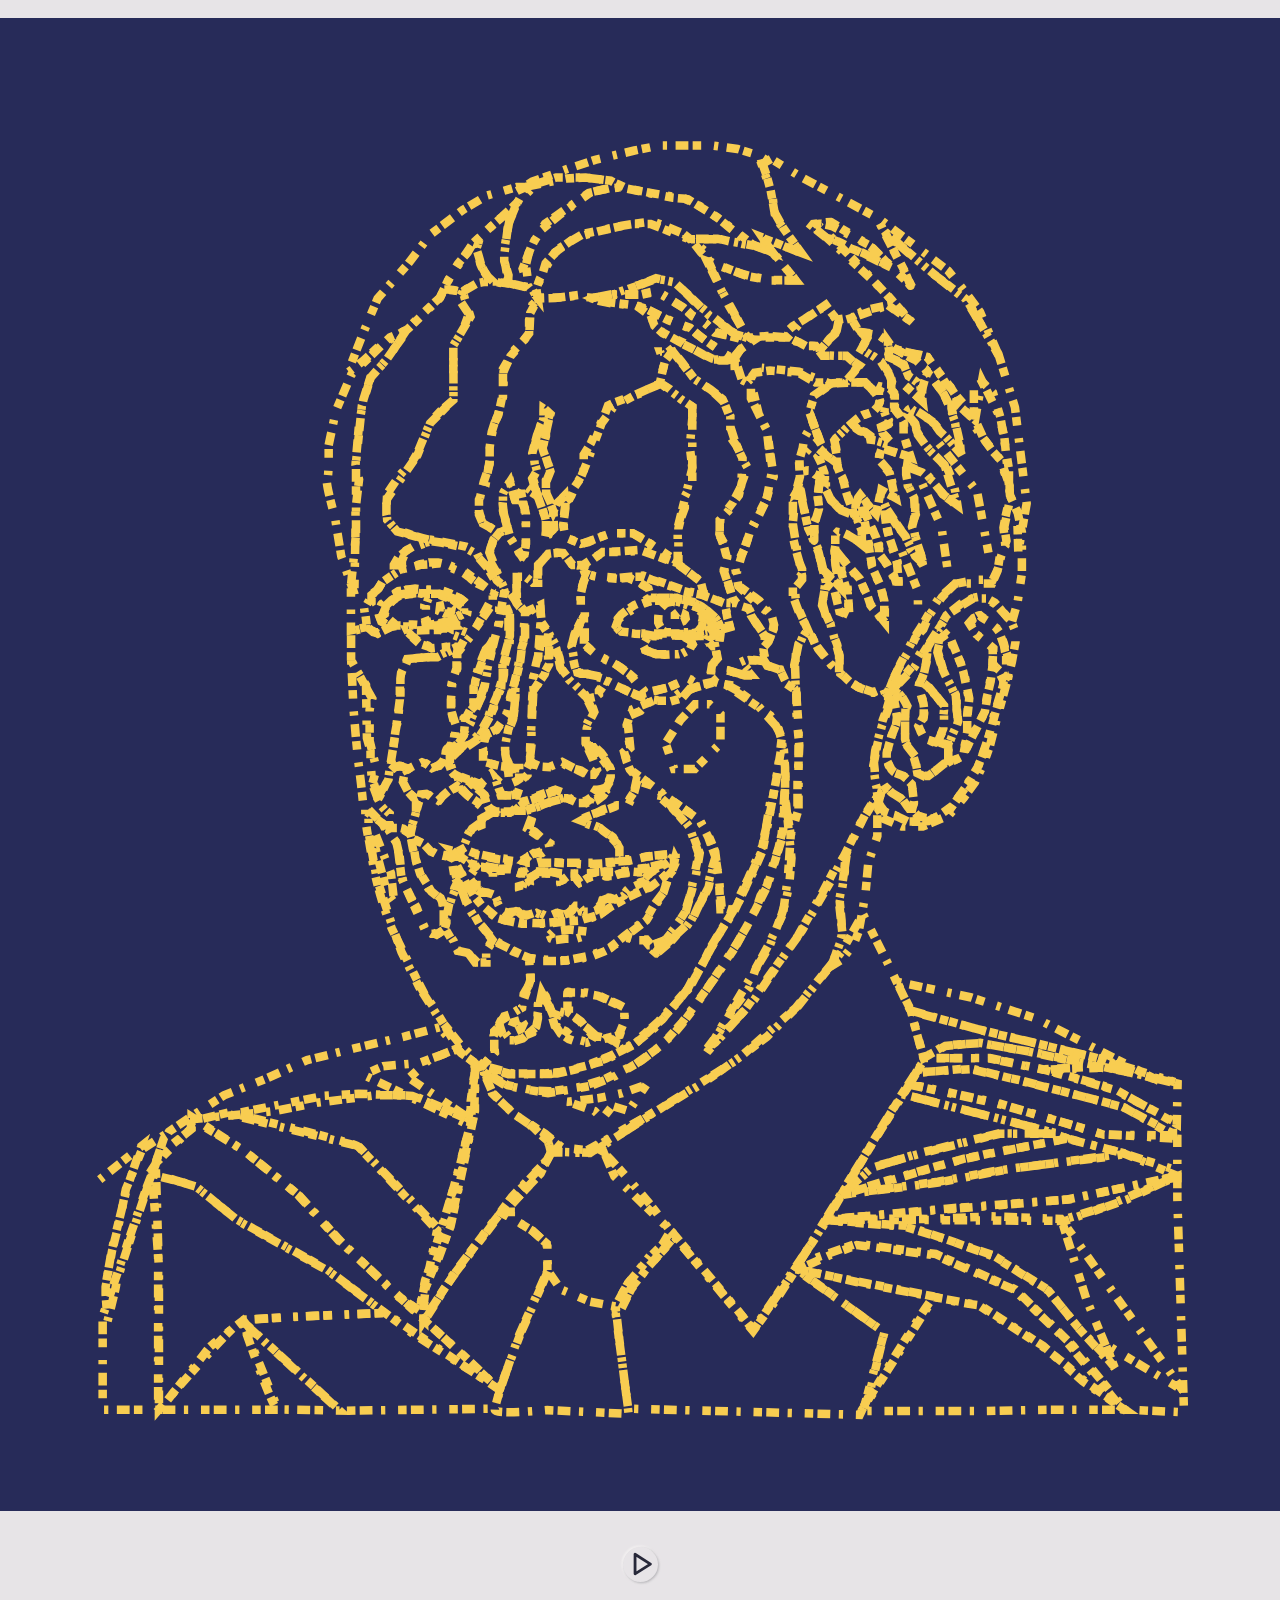
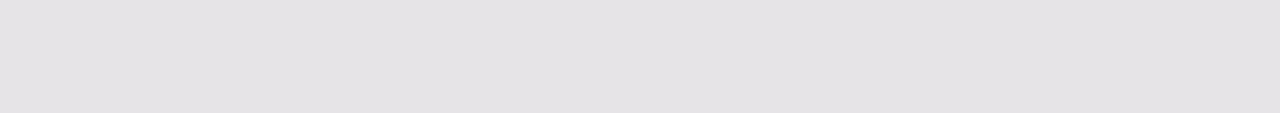
<file: img-vectorial-1/imgVectorial1.html>
<!DOCTYPE html>
<html lang="en">

<head>
  <meta charset="UTF-8">
  <meta name="viewport" content="width=device-width, initial-scale=1.0">
  <meta http-equiv="X-UA-Compatible" content="ie=edge">
  <link rel="stylesheet" href="./imgVectorial1.css" />
  <link rel="preconnect" href="https://fonts.gstatic.com" />
  <link href="https://fonts.googleapis.com/css2?family=Roboto:wght@100;300&display=swap" rel="stylesheet" />

  <title>ImgVectorial1</title>
</head>

<body >

  <section class="contenedor-img-vectorial-1"><br>
    <svg id="contenedor-img-vectorial-1__svg" xmlns="http://www.w3.org/2000/svg" width="100%" height="100%" viewBox="0 0 150 175">
     

      <defs> 

        <g id="dadPaths"   class="dadPaths">
         <path id="Trazado_670" data-name="Trazado 670" class="cl1  dadPath" 
          d="M810.969,307.5,826,311.2l9.625,9.925.719-2.312,1.313-4.437,1.578-6.172-6.922-2.891-6.312-.25-4.062.25Z"
          transform="translate(-784 -179)" />
        <path id="Trazado_715" data-name="Trazado 715" class="cl2 dadPath"
          d="M858.625,212.719a5.668,5.668,0,0,1,1.656.656c.5.25,2,1.031,2,1.031l1.25.469,1.375.5s.844.75.938.813,1.75,1.25,1.75,1.25l1.344.969,1.063.5-.812.219h-.875l-.875-.219-1.344-.656-2.437-1.281-1.937-1.094-1.109-.828-.2-.984Z"
          transform="translate(-784 -179)" />
        <path id="Trazado_787" data-name="Trazado 787" class="cl3 dadPath"
          d="M901.469,256.422l-.531-1.047-.625-.766.094-1.734-1.25-1.125-.75-.531-.312-.531-.437-.844.438-.531.75-.266a2.192,2.192,0,0,0,.625.453,8.7,8.7,0,0,1,1.188.844l.625.875.375,1.125.109.875.141.453v1.813Z"
          transform="translate(-784 -179)" />
        <path id="Trazado_716" data-name="Trazado 716" class="cl5  dadPath"
          d="M852.406,243.188l.677-.437,1.542-1.167h1.958l2.667-.146,4.172,1.516,2.7,2.109.375,1.5-2.125-.437-5.042-1.792-3.021.292-2.875-.292-.844-.271Z"
          transform="translate(-784 -179)" />
        <path id="Trazado_636" data-name="Trazado 636" class="cl6 dadPath"
          d="M828.891,248.813a4.532,4.532,0,0,1,1.266-1.687,2.775,2.775,0,0,1,2.2-.625H835.5l1.813.625,1.063.875.188.438-.187.375-1.812.938-2.75.438h-3.375Z"
          transform="translate(-784 -179)" />
        <path id="Trazado_717" data-name="Trazado 717" class="cl7 dadPath"
          d="M866.875,250.813l.547-.375.266-.312-.437-.75-1.312-1.187-1.187-.5-1.687-.375-1.25-.141-1.562.141-.969.375-1.016.531-1.422.938-.375.313-.281.781.656.672,2.313.2H865l1.875-.312"
          transform="translate(-784 -179)" />
        <path id="Trazado_637" data-name="Trazado 637" class="cl8 dadPath"
          d="M833.906,247.844v1.3l.25,1.031h.438l.75-.062,1.531-.672.828-.391.438-.281.156-.328-.078-.375-.516-.422-.719-.516-1.016-.344-.516-.234H835l-.578.109-.266.469Z"
          transform="translate(-784 -179)" />
        <path id="Trazado_638" data-name="Trazado 638" class="cl9 dadPath"
          d="M835.578,247.875l.859-.187.5.438-.125.609-.687.078-.625-.3Z" transform="translate(-784 -179)" />
        <path id="Trazado_718" data-name="Trazado 718" class="cl10 dadPath"
          d="M861.875,247.7l-.656.7-.078.828v.625l.234.484.3.438.328.2h3.734l.547-.7.078-.656V248.8l-.547-.5-1.594-.594-1.375-.312-.609.109Z"
          transform="translate(-784 -179)" />
        <path id="Trazado_719" data-name="Trazado 719" class="cl9 dadPath"
          d="M863.094,248.922v.578l.484.359.484-.187.281-.328-.078-.422-.328-.2-.437-.125Z"
          transform="translate(-784 -179)" />
        <path id="Trazado_742" data-name="Trazado 742" class="cl11 dadPath"
          d="M865.938,250.953l.547-.156h.656l.313-.328v-.391l-.375-.625-.25-.25-.344-.266Z"
          transform="translate(-784 -179)" />
        <path id="Trazado_639" data-name="Trazado 639" class="cl12 dadPath"
          d="M830,247.313l.672-.5.7-.187,1.234-.219h1.641l.109.094-.3.391-.328.891v1.344l.328.875-.875.141-.891-.078h-1.375l-.734-.062-.844-.453-.359-.672.141-.625C829.031,248.156,830,247.313,830,247.313Z"
          transform="translate(-784 -179)" />
        <path id="Trazado_640" data-name="Trazado 640" class="cl13 dadPath"
          d="M839.672,277.047l2.7.531,3.594.422h3.094l3.313.188,2.328-.125,2.5-.187,2.766-.625,3.156-.312L862.25,278l-2.5.563-3.187.5h-1.937l-1.906.188h-2.875l-1.375-.187H845.25l-1.594-.375h-1.281l-2.187-.328-.594-.094L839,278l-1.391-.828-.625-.609Z"
          transform="translate(-784 -179)" />
        <path id="Trazado_641" data-name="Trazado 641" class="cl14 dadPath"
          d="M836.938,277c0,.125,1.313,2.688,1.313,2.688l.813,1.531,1.313,1.656,1.906,1.609,1.594.453,3.406.156,1.906-.156,1.625-.344a8.142,8.142,0,0,0,1.313.125c.094-.062,2.188-.656,2.188-.656l1.188-.937,1.563-.844,1.625-.75,2-1,1.344-1.062.875-1.062.219-.969.156.313-1.25,2.781-.25.906-1.094,1.438-.937,1.656-1.406,1.125-1.281,1.031-1.906,1.5-2.437.781-2.375.469-3.062-.125-1.25-.156-1.937-.781-2.344-1.469-1.625-1.812-1.5-2.687L838,280.938l-.594-1.469Z"
          transform="translate(-784 -179)" />
        <path id="Trazado_642" data-name="Trazado 642" class="cl15 dadPath"
          d="M862,278.125l-1.844,1.063-1.125,1.25-.937.438-.531.438-.406.5-1.062.5-.781-.187-.531.188-.437.813-.5.469-.937.281-.75-.156-.125-.359-.344-.391-.453.078-.187.422-.391.406-.719.25-.75-.25-.969.406-.781-.156-.562-.25-.687.25h-1.031l-.437-.406-.656.156h-.391l-.562-.156-.7-.594-.062-.531-.344-.781-.625-.312h-.937l-.719-.406-.375-.844-.219-.312v-.594l.219-.406.375-.469-1.625-1.062-1.187-.562.219.344.656,1.469.938,1.813.781,1.344.938,1.156,1.281,1.156.781.469,2.656.547h2.859l1.922-.234,1.016-.062,1.484-.094,1.719-.625,1.469-1,.969-.531,1.344-.781.594-.312,1.625-.625.813-.625.781-.562.469-.5.375-.531.375-.531v-.781Z"
          transform="translate(-784 -179)" />
        <path id="Trazado_678" data-name="Trazado 678" class="cl16 dadPath"
          d="M848.422,286.469h0l.391-.406.75-.109,1.125-.141,1.234.141.844.109.172.063.094.188-.094.156-1.469.438H850.25l-1.25.156-.391-.156-.187-.437"
          transform="translate(-784 -179)" />
        <path id="Trazado_679" data-name="Trazado 679" class="cl17 dadPath"
          d="M839.859,278.469l-.187-.234,2.172.328,1.188.188h.906l1.063.281h3.656l.719.219h3.906l.311-.084.5-.135h3.094l.62-.136.661-.145h.844l1.75-.406-1.375.688-3.031.219-.781.281h-.844l-.687-.281-1.406.5-.531.375-.312.156-.125.063-.3-.406-.391-.406h-.719l-.531.406-.375.188-.75-.875h-.937l-.844-.084-.641.365-.266.141-.078.172-.141.094-.437-.687h-.344l-.656-.219-1.094-.136h-.906l-.719.271-.656-.6Z"
          transform="translate(-784 -179)" />
        <path id="Trazado_643" data-name="Trazado 643" class="cl18 dadPath"
          d="M853.906,264.625l1.094,1.5.563.938v.844l-.344,1-.375.344-.594.25-.625.438-.656.781-.531.281h-.75l-1.156-.562-.625-.5-.844-.437-.875.219-1.625.719-.875.281-.875.656-1.062.75h-1.812l-.875-.906-.375-1.281-.781-.687-1-.781L837,267.5l-.531-1.375.688-1.031,1.25-.469,1.5-1.042.781-1.167.719-2.073.781-1.781.438-1.375h.125l.156-2.625.844-3.156v-3.062"
          transform="translate(-784 -179)" />
        <path id="Trazado_680" data-name="Trazado 680" class="cl19 dadPath"
          d="M844.906,271.375l.813-.531,1-.312.938-.469.844-.281.75-.219.406.219.469.563-.875.313-.75.188-.687.25-.656.281-1.437.375-.812.125h-.5Z"
          transform="translate(-784 -179)" />
        <path id="Trazado_720" data-name="Trazado 720" class="cl19 dadPath"
          d="M853.078,270.859h0l.344-.687.375-.594,1.094-.344.094.344-.359.375-.516.406-.516.3-.406.266"
          transform="translate(-784 -179)" />
        <path id="Trazado_644" data-name="Trazado 644" class="cl20 dadPath"
          d="M837.625,267.859l.25,1.188.953,1.078.813.547.859.594.547.484.422.141-.312-.547-.344-.75-.078-.594-.625-.547-.469-.328-.578-.578-.547-.3Z"
          transform="translate(-784 -179)" />
        <path id="Trazado_645" data-name="Trazado 645" class="cl21 dadPath"
          d="M842.5,249.844l-.5,1.823-.667,2.75-.5,2.667-.583,1.667-1.083,2.833-1.651,2.833h.318l.4-.151.3-.062.635-.286,1.083-1.167,1.344-2.359.406-1.224.917-2.083V255l.667-2.333v-3.5l-.667-1.833-.417.833Z"
          transform="translate(-784 -179)" />
        <path id="Trazado_721" data-name="Trazado 721" class="cl22 dadPath"
          d="M861.063,270.078l1.063.2L866,272.969l1.031,2.094.781,2.188-.781,3.656-2.094,3.969-4.562,4.188,2.25-2.812,1.75-2.562,1.125-3.937.5-2.875L864.938,274,864,272.75l-1.375-1.312Z"
          transform="translate(-784 -179)" />
        <path id="Trazado_646" data-name="Trazado 646" class="cl23 dadPath"
          d="M874.25,270.922l-.875,5.453-2.687,6L867.875,287l-3,5.563-4.125,4.75-2.562,2.063-3.5,1.875-3.812,1-2.312.5H844.25l-3.75-1-2.5-2.375L835.313,296l-2.187-3.437-2.062-4.062-1.125-3.187-1.812-5.562-.937-5.375V272"
          transform="translate(-784 -179)" />
        <path id="Trazado_681" data-name="Trazado 681" class="cl24 dadPath"
          d="M876.063,267.859l-.312,6.891-1.812,5.938-1.875,3.75-1.937,3.5-2.187,3.313-2.312,3.188-1.687,2.25-2.219,2.5-2.5,1.953-3.109,1.844-2.844,1.141-2.641.5-2.406.359L846,304.625l-2.781-.531-2.531-1.562-.187-.687,3.063.844h5.75l3.078-.687L855,300.938l3.438-1.75h0l3.172-2.828,1.953-2.234,1.563-2.062,1.563-2.875,1.25-2.312,2.188-3.375,1-2.125L872.313,279l1.063-2.437.563-2.875.438-2.25.563-3.187.719-4.266Z"
          transform="translate(-784 -179)" />
        <path id="Trazado_722" data-name="Trazado 722" class="cl25 dadPath"
          d="M850.531,306l3.552-.417,2.833-.583,2.833-1-2.083,3.083-1.917-.583-1.167,1.5-.917-.917Z"
          transform="translate(-784 -179)" />
        <path id="Trazado_647" data-name="Trazado 647" class="cl26 dadPath"
          d="M840,263.167l.609,1.49v1.484l1.641.443v1l-1.167.5-.661.583H840l-.984-.37-1.849-.714-.417-1.333.188-.625,1.281-1.25"
          transform="translate(-784 -179)" />
        <path id="Trazado_682" data-name="Trazado 682" class="cl27 dadPath"
          d="M845.531,248.594v2.99l-.406,1.245-.292,1.505-.5,2.417-.5,1.667-.5,2.25-1.167,1.667-1.151.573-.432,1.422-.3-.641-.219-.516.521-.839.75-1.333.542-1.125v-.406l.292-.812.646-1.437.25-1.266v-.891l.594-2.031.109-1.547v-2.047l-.187-.844-.516-1.125v-.781l.271-.854,1,1.323Z"
          transform="translate(-784 -179)" />
        <path id="Trazado_683" data-name="Trazado 683" class="cl28 dadPath"
          d="M875.953,269.484,876.5,275l.25,2.438-.25,3.063-.437,2.063-.484,1.578-1.391,3.609-1.687,2.813-.687,2.063-2.125,2.813-.437.813L868.188,298l-1.312,1.75.938-.687,3.563-3.937,3.25-4.562,2.875-4,2.875-5.062,1.375-2.656,1.5-2.031-.5,3.375-.437,2.375.438,4-1.25,3.313-4,4.938-3.625,3.563L871,300.563l-4.437,3.125-5.187,3.156-3.687,2.031-2.375,1.438-2.5,1.375-2.937-.312-2-1.625-2.312-1.437-1.344-.875L841.656,305l-.469-1.312-.312-1.062,2.625,1.438,3.125.625,2.109.078,3.047-.453,3.031-.937,3.625-1.75,2.313-1.656,1.344-1.187.766-.625.984-1.156,1.406-1.875,1.625-2.375,3.406-5.187,1.344-2.312,1.063-2.094.438-1.281.75-1.219.313-1.219,1.047-3.187.375-1.625Z"
          transform="translate(-784 -179)" />
        <path id="Trazado_749" data-name="Trazado 749" class="cl29 dadPath"
          d="M886.813,270.922v3.953L885.75,278l-.312,3.438-.312,1.875-.5,2.75L884,287.625l-1.375,1.75-1.125.688,1.125-3.5v-1.75l-.219-2.25.219-1.125.375-2.375v-1.5l.313-1,1.078-2.219,1.047-2.094,1.375-2.25Z"
          transform="translate(-784 -179)" />
        <path id="Trazado_648" data-name="Trazado 648" class="cl30 dadPath"
          d="M837.281,281.3l-.656,1.578-.312,1.563v.609l-.187.594,1.047,1.547.453,1.109,1.172.25,1.141,1.141h1.031V288.3l.719-1.281-.312-.406-.75-1.047-.687-.75-.687-1-.531-.937-.531-1.5-.562-1Z"
          transform="translate(-784 -179)" />
        <path id="Trazado_649" data-name="Trazado 649" class="cl31 dadPath"
          d="M832.75,272.083l-.417,1.5-.24,1.083.125.411.281.109,1.167.594.786.781.88.521h.833l.661.307.516-.531,1.24-.693.182-1.37.4-.714,1.25-.5v-.75l1.333-.75-1.333-.667-1.833-1.5-1-.917-1.036.7-1.214,1.016-1.38-.8-.609.068Z"
          transform="translate(-784 -179)" />
        <path id="Trazado_746" data-name="Trazado 746" class="cl32 dadPath"
          d="M869.688,255.563l-.312,1.688,1.063.583,2.25,1.6,2.563,2.891.609,2.438.141,2.068v3.75l.656,4.135.8-3.047v-3.125l.214-4.3-.214-2.167-.12-1.5v-2.75L876,256.917l-.583-1.583-1.5-.417-.354-.573-1.812-.094-.844.25,1.344,1.563h-.969Z"
          transform="translate(-784 -179)" />
        <path id="Trazado_684" data-name="Trazado 684" class="cl28 dadPath"
          d="M848.344,251.125v3.625L846.5,258l-.219,4.25v1.969l-.187,1.656.406.625,1.844.281,1.531-.594,1.688.875,1.688.844.688-.844-.437-1.187L852.625,264v-2l.875-1.75-.875-1.75-2-2-.969-1.375-.469-2.25-.844-1.75"
          transform="translate(-784 -179)" />
        <path id="Trazado_723" data-name="Trazado 723" class="cl33 dadPath"
          d="M852.429,249.344v3.085l1.714,1.429,2,.857L858,256.143l1.571,2,2.857-.714,2.228-1.007.828.453-1.578,1.844-1.478.424-2.857-.424L858,258.143l-3.857-2-2.476-.476L851.25,254l-.25-1.437.328-1.359.922-1.859"
          transform="translate(-784 -179)" />
        <path id="Trazado_724" data-name="Trazado 724" class="cl34 dadPath"
          d="M869.063,257.125l5.223,3.625,1.339,2.5-.482,4.036-.857,4.571-.661,2.705L873.359,276l-1.672,3.813-1.75,3.616h-1.509l-.163-3.085-.453-3.656-.875-2.125-1.062-1.625L862,270.156l-3.857-2.871-1.018-2.1.736-.654-.093-.911-.2-1.908h0l.571-1.714,2.429-1h2s1.8-1.821,2.225-1.25l1.578-.7,1.125-.234Z"
          transform="translate(-784 -179)" />
        <path id="Trazado_725" data-name="Trazado 725" class="cl35 dadPath"
          d="M863.719,261.286,862,264l1,3h2.429l1.714-1.714L868.429,264v-3.429l-1.286-1.143h-1.714Z"
          transform="translate(-784 -179)" />
        <path id="Trazado_726" data-name="Trazado 726" class="cl36 dadPath"
          d="M852.083,273.042l1.25-.708,2.083-.667.911-.354,1.339-.146.667-1.417.333-1.333a15.42,15.42,0,0,1,1.667.5,13.2,13.2,0,0,1,1.417,1.167h0l1.125,1.583,1.958,2.25,1.042,3-.375,1.917-.667,3.083-.583,1.9-1.083,1.688-1.323,1.594-1.51.573L859.75,287h-1.083l-1.333-.417,2.417-1.833,2-3.25.667-2.083.75-.917v-1.583l-3.417.333-1.417.333h-1.75V276.25l-.75-1.25-1.417-1.083Z"
          transform="translate(-784 -179)" />
        <path id="Trazado_650" data-name="Trazado 650" class="cl37 dadPath"
          d="M845.667,271.891l.615-.141.063.844L845.813,274l1.188.833.859.292.453.641.063.469-.844.625h-.969l-1.4.891-3.417-.417-2.187-.474-1.312-.526.583-1.5.5-.833.917-.667.417-.667,1.083-.526h1.984l.6-.25h1.333"
          transform="translate(-784 -179)" />
        <path id="Trazado_651" data-name="Trazado 651" class="cl38 dadPath"
          d="M831.063,279.813l2.688,5.938,1.422.672,1.016-.672,1.5,2.563,1.188.25.813,1.125H841v-1.375l.8-1.187,4.2,2.063.156,2.563L845.063,295l-2.375,1.5-.844,1.781L842,300.25l-1.469,1.531-.844-.312L838,300.25,834.875,295l-1.125-1.609-1-1.891-2.812-5.75a40.687,40.687,0,0,1-2.187-7.375c.013.078-.462-2.718-.5-2.937a15.906,15.906,0,0,1-.437-4.062l2.25,2.313,1.5,2.063Z"
          transform="translate(-784 -179)" />
        <path id="Trazado_652" data-name="Trazado 652" class="cl39 dadPath"
          d="M828,276.313l1.375,5.25.813,1.063-.375-3.437-1.812-4.5Z" transform="translate(-784 -179)" />
        <path id="Trazado_653" data-name="Trazado 653" class="cl40 dadPath"
          d="M825.156,254.266l.281,5.8.25,3.063.25,2.563.375,3.063.313,3,2.25,1.656s.438,1.344.625.594a4.925,4.925,0,0,0,0-1.75l-1-1.125-.875-2.375.313-1.125V266.25l-.625-2.562v-3.625l.313-1.312-.812-1.437Z"
          transform="translate(-784 -179)" />
        <path id="Trazado_654" data-name="Trazado 654" class="cl41 dadPath"
          d="M840.938,252.984l-.5,1.578-.734,2.094-.2,1.844v.813l-.969,1.8-.141,1.563.734-1.359,1.313-2.812.375-1.25.313-2.062.344-1.562.25-1.422Z"
          transform="translate(-784 -179)" />
        <path id="Trazado_685" data-name="Trazado 685" class="cl42 dadPath"
          d="M842.141,268.417l.547,1.708h1.875l.563-1.708.688-.729v-.719l.391-.734,1.172.5,1.25.078.891-.406h.547l.625.406,1.375.375.8.5h.7l.172-.25.078-.937-.75-2.031h.5l.859,1.141.656.891.547,1.188-.375,1.063-.75.688h-.687l-.578.906-.484.328-.687.266-1.125-.375-.875-.75-1-.375-1.125.375-1.2.406-1.5.625L843.953,272h-1.812l-.766-.375L841,270.484l-.406-.781-.344-.406-1.187-.953.859.406h.531l.922-1.062,1.125-1.016,1.828.2-1.641.672Z"
          transform="translate(-784 -179)" />
        <path id="Trazado_727" data-name="Trazado 727" class="cl43 dadPath"
          d="M852.083,293.25l2,.333L857.167,295v1.583l-.651,1.573-1.849.51L853.25,298l-1.167-1.417-1.417-1V293.25Z"
          transform="translate(-784 -179)" />
        <path id="Trazado_686" data-name="Trazado 686" class="cl43 dadPath"
          d="M848.313,294.75l.688,2.333,1.333.667.917.833,1.906.5.438-.833,1.74.333,1.917,1.083-1.583.917-3.26,1.292-2.234.625-1.172.083-2,.2h-3.417l-2.083-.656-.906-.25.906-1.292.417-.5V297.75l.667-.667,1.4,1.885,1.266-.385,1-.833.75-.667v-1.417l.5-2.417Z"
          transform="translate(-784 -179)" />
        <path id="Trazado_687" data-name="Trazado 687" class="cl44 dadPath"
          d="M849.5,295.406l-.375.969v.75l.594.906.938.625,1.281.438h.813l.641-.25.172-.812-.734-.672-.406-.281-.484-.516-.75-.562-.687-.375Z"
          transform="translate(-784 -179)" />
        <path id="Trazado_655" data-name="Trazado 655" class="cl45 dadPath"
          d="M829.484,274.063l.984,1.609.375,1.625.156,1.578.25,1.313.922,1.906.641,1.094L833.5,285l.438.938.625.375h.75l.563-.375.313-.625v-1.25l-.312-.312v-1.125l-.562-.625-.75-.625-1.062-1.75-.687-1.562-.437-1.75-.312-1.7L831,273.938l-1.406-.094"
          transform="translate(-784 -179)" />
        <path id="Trazado_656" data-name="Trazado 656" class="cl46 dadPath"
          d="M832.333,275.208l.354,2.292.563,1.813.938,1.688,1.438,1.125L836,283v1.25l.328-.328.172-.422.438-1.375L837.25,281l.344-.687-.344-.75-.156-.937-.156-1.125a3.148,3.148,0,0,0-.937-.312,8.285,8.285,0,0,1-1.5-.5l-.812-.875Z"
          transform="translate(-784 -179)" />
        <path id="Trazado_688" data-name="Trazado 688" class="cl47 dadPath"
          d="M847.336,249.844l-.2,2.578-.094,1.594-.641,2.641.125,1.078,1.29-1.841.413-1.347-.093-2.836.093-.523Z"
          transform="translate(-783.984 -179)" />
        <path id="Trazado_657" data-name="Trazado 657" class="cl27 dadPath"
          d="M842,246.313,839.5,251l-1.917,2.417v1.833L837,257l-.156,1.859v1.266l.516,2.078-.359,2.63,1.333-1.75v-2l1.167-1.333v-2.333l.5-2.167.75-1.833.583-.75L842.25,251l.859-4.859-.2-.7L842.25,245"
          transform="translate(-784 -179)" />
        <path id="Trazado_658" data-name="Trazado 658" class="cl48 dadPath"
          d="M836.375,264.833l-.312,1.2-.781.609-.656.266-.625-.484-.531-.2-1.062.563-.844.391-.187.672-.156.672.641,1.234.7.594.25.094.188-.094.25-.406.75-.109.625.516.875.281.375-.469.656-.562.844-.344.422-.219-.078-.594V268l-.219-.156h-.125l-.469-.562-.187-1.062v-.594l.5-.437.656-.5.281-.281-.437.125h-.344l-.266.3h-.2l.094-.427.219-.891Z"
          transform="translate(-784 -179)" />
        <path id="Trazado_689" data-name="Trazado 689" class="cl33 dadPath"
          d="M846.188,289.188l1.438.313h2l2.156-.156.75-.234.938-.2,1.344-.531.688-.344.469-.375.656-.406.563-.531.875.219.656.125h.844l.5.594h.125l.719-.156.688-.25-.375.563-.625.813-.25.281.875-.531.688-.562.844-.75.719-.812.875-.656.938-1.281.438-.969.719-1.437.281-.812.344-.937.25-1.094.531-1.75.438,2.844.281,3.016,1.25.391-.375.75-2.125,3.5-1.031,2.125-1,1.469-.719,1.406-1.969,2.156-1.391,1.578-1.578,1.422-1.266,1.078-.844.5-1.047-.3-.969-.719,1.125-.344.344-1,.219-.562v-1.656l-.719-.375L855,293.938l-.656-.312-.594-.25-1.094-.187h-1.812s-.281-.187-.344,0a4.287,4.287,0,0,0,0,.906V295.5h-.875l-.281.375-.312.75-.156-.625-.312-.719-.344-.937-.281-.719-.312-.437-.437.75-.156.656v1.656l-.187.938-.406.688-1.062.438-1.094.469h-.719l-.687-.75L842.531,297l.563-1,.938-.312,1.156-.719.188-1.594.813-1.406v-2.937"
          transform="translate(-784 -179)" />
        <path id="Trazado_690" data-name="Trazado 690" class="cl49 dadPath"
          d="M854.859,256.625l2.578,1.188,1.625.688,1.25.453-1.25,1.234-1.25.563-.375,1.125.188,1.344.188,1.109-.687.672.313,1.156.375.906.492.59,1.633.941-1.344-.281-.289,1.375-.492.75-.375.813h-1.125l-1.625.5-.812.438-1.016.375-1.016.453.906.422,1.578.5.359.313.688.5.938,1,.141.719.063,1.2,1.3.078-3.937.25h-3.8l-1.656-.094-.984-.094-.625.188H846l-.594-.187.594-.625,1.125-.437,1.375-.5v-.5l-1.062-.687-.734-.672-.7-.453.422-1.437-.109-.75.609-.266.828-.234.75-.375,1.563-.437h.375l1.125.438.8.3.641-.3.234.172.641-.312.813-.609.3-.437.078-.562.563-.922-.078-1.141-.391-.969-.734-1-.547-.5-.25-.266h-.687l-.266-.641.078-1.437.266-.734.3-.594.313-.609-.156-.469-.609-1.094h.7l.5-.344.25-.594.377-.562Z"
          transform="translate(-784 -179)" />
        <path id="Trazado_659" data-name="Trazado 659" class="cl50 dadPath"
          d="M836.438,252.688l-1.828.172-.359-.172-1.107-.375-1.33-1.17-.1-.846h-1.792l-1.636.846L827,250.429l-1.857.446v3.563l1.748,2.719.109,6.219.422,1.5v1.344l.125,1.625.739,2.442,1.214-2.161.75-4.75.607-4.518v-2.714l.857-2.018,3.473-.312,2.375-1.125"
          transform="translate(-784 -179)" />
        <path id="Trazado_660" data-name="Trazado 660" class="cl51 dadPath"
          d="M830.188,266.766l-.531.656-.125.8-.328.563-.375.813-.531.953.313.609.438.516.609.578a2.649,2.649,0,0,0,0,.5c.031.063,0,1.156,0,1.156h1.188l.422.094.5.359.375.266s.063-.25.063-.266v-.453l.063-.391.172-.359.156-.531.156-.672v-1.047l.063-.25.156-.109-.219-.094-.312-.109-.3-.328-.375-.422-.406-.812-.094-.187v-.375l.188-.906.078-.172-.078-.312-.453-.156Z"
          transform="translate(-784 -179)" />
        <path id="Trazado_661" data-name="Trazado 661" class="cl52 dadPath"
          d="M831.781,254.234l-.344.828L831,255.8l-.078.641v2.234l-.125.875-.078.922-.078.922-.172.531-.156.828-.078.641-.094.844L830,265.313a9.788,9.788,0,0,1-.156,1.031,7.4,7.4,0,0,0-.141.891l.219-.187.391-.266.484-.156.578.156.2.344s.453-.219.516-.266.453-.234.453-.234l.531-.281.391-.172.422.172.578.438.281.188.25-.187.188-.094.281-.062.266-.281.281-.437.172-.437.063-.547.094-.234.313-.359.219-.266.078-.2.328-.641.078-.625.141-.516-.375-1.094-.172-.609-.078-.375v-2.734l.078-.437.547-1.609v-1.609l.094-.406.375-.484H837.5l-.625.391-.734.344-.891.438h-1.219l-1.2.094Z"
          transform="translate(-784 -179)" />

        <path id="Trazado_662" data-name="Trazado 662" class="cl53 dadPath"
          d="M831.844,251.016l-.156-.312s1.109.078,1.172.078,1.359-.078,1.359-.078h1.359l2.859,1.078-.484.891h-1.312l-.625.063-.875.078h-.469l-.266-.078-.266-.2-.7-.234-.344-.156-.234-.234-.25-.219-.437-.344Z"
          transform="translate(-784 -179)" />
        <path id="Trazado_663" data-name="Trazado 663" class="cl54 dadPath"
          d="M837.125,210.875H836l-.406.859-.719.641-3.125,3-2.187,3.344-2.109,2.391-1.047,3.328-.687,6.625v8.375l-.312,3.313-.281,2.781v5.219l1.813-.375-.281-2.312.875-.594v-.844l.719-.562.531-.969,1.25-.812,1.188-.8-.125-.359v-.516l.5-1.2.906-.531,2.219-.625a34.734,34.734,0,0,1-3.625-1.062,2.743,2.743,0,0,1-1.812-1.969v-1.781l3.641-5.219,1.469-3.719,2.75-2.781-.016-6.344,2-3.375-.875-2.844Z"
          transform="translate(-784 -179)" />
        <path id="Trazado_691" data-name="Trazado 691" class="cl55 dadPath"
          d="M841.75,243.219a2.422,2.422,0,0,1-.437-1.359,5.965,5.965,0,0,1,.516-1.672l.719-.906.516-.094.422.344.766,1.094.875,1.422.328-.187.172-1.234v-3.5L845,234.344v-.719l.453.2L847,235l.875,2.5.25,1.125-.25,1.25,1.063-1.062-.109-1.922.344-.891.969-1,.109,1.5-.25,1.875.25,1.5,1.938.75,3.438-1.25h2.5l2.078,1.25L863.688,243l-4.437-1.687-4.625.313-2.266,1.453-.7.063L851,243l-1-1.375-1.734.156L847,243.219v2l-.594-.094-.781-.625h-1.062v2.156l-.312.188-.25-.328-.812-.469-.641-1.422Z"
          transform="translate(-784 -179)" />
        <path id="Trazado_692" data-name="Trazado 692" class="cl56 dadPath"
          d="M844.406,258.563l-.2,2.172-.625,1.594-.391,1.859v1.2l.391.89-.094.438-1.062-.094-1.141-.266-.594-.266v-1.906l.109-.672.25-.578,1.125-.484.547-.781.641-.937.391-1.609.656-2.687Z"
          transform="translate(-784 -179)" />
        <path id="Trazado_693" data-name="Trazado 693" class="cl57 dadPath"
          d="M845.406,251.586l-.266,1.336-.172,1.453-.531,2.281-.125,2.781-.187,1.75-.562,1.438-.234.891-.109.688v1.078l.266,1.344.2.109.5.188-.475.307-.838.333-.406.422-.3.391.3.953.328.672.766.094.906-.094.656-1.625.547-.687.078-.766.375-.672V264.5l.156-2.719.094-3.266.063-.578-.062-1.125.438-2.125L847.25,253v-2.25l.156-1-.094-1.937-1.75.828-.156,1.547Z"
          transform="translate(-784 -179)" />
        <path id="Trazado_664" data-name="Trazado 664" class="cl58 dadPath"
          d="M829.828,250.328l-.8.391-.625.25-.187.125-.469-.125-.75-.641-.266-2.172.531-.891.234-.7.719-.562.625-.922,1.094-.75.438-.187s.719-.641.875-.578a20.519,20.519,0,0,0,2.094-.5,8.92,8.92,0,0,0,1.563-.094,2.526,2.526,0,0,1,.969,0c.125.031,1.25.594,1.25.594s.938.375,1.031.375a4.2,4.2,0,0,1,.813.594c0,.031.969.75.969.75l.688.313.813.406.313.281v1.313l-2.344,3.375-.312.281-.125-.156-1-.375h-.844l-.531-.29h-.516l.609-.194,1.281-.141.406-.375.125-.562.141-.484.141-.516v-.406l-.406-.375-.406-.344-.719-.344-.875-.406L835.5,246h-3.875l-.781.281-.906.406-.5.344-.406.344-.344.375-.281.719v.5l.281.75.547.3Z"
          transform="translate(-784 -179)" />
        <path id="Trazado_694" data-name="Trazado 694" class="cl59 dadPath"
          d="M843.583,267.438c.01.25.042,1.281.385,1.219a2.892,2.892,0,0,0,.875-.469v-1.281h-.469l-.406.281-.385.25"
          transform="translate(-784 -179)" />
        <path id="Trazado_728" data-name="Trazado 728" class="cl60 dadPath"
          d="M861.141,251.188h3.922l1.078-.2.922-.094.359-.281.266-.375v-.3l-.266-.422-.2-.281-.5-.437-.2-.266-.375-.281-.531-.234-.625-.187-1.312-.359-.8-.187h-2.141l-1.047.188-.906.359,1.141-.781,1.328-.094h2.063l.563.188a6.944,6.944,0,0,1,.891.141c.047.047.938.438.938.438l.594.391.594.344.719.641.469.484.3.719.078.594-.078.406-.687.141-.969-.141-1.109.141-4.2-.141Z"
          transform="translate(-784 -179)" />
        <path id="Trazado_665" data-name="Trazado 665" class="cl61 dadPath"
          d="M838.219,211.063l-.469.813,1.188,1.813-.719,1.938-1.094,1.75v6.375l-1.5,1.313L834.5,226.25l-.562,1.25-.437,1.063-.562,1.375-.562.938-1.562,1.75L830,233.813l-.625.938-.109,1.8.109,1.266,1.172,1.359,2.391.641,1.563.313,1.688.313,2.375.5s1.313.5,1.313.75,1,1.25,1,1.25l.5.438.844,1.5.594.531-1.437-3.719.438-1.562.563-.75-1-.75-.812-.437-.437-1v-1.75l.75-1.625.5-2.937v-2l.609-2.5.391-.812.625-2.875v-2.25l.813-1.812,1.313-1.531.906-1.141.109-2.406.875-1.609-.7-1.25-1.719-.406-.781-.172-1.75-.172h-1.937Z"
          transform="translate(-784 -179)" />
        <path id="Trazado_695" data-name="Trazado 695" class="cl62 dadPath"
          d="M847.25,211.75h2.25l2.5-.312s1.688.5,1.938.625,4.125.563,4.125.563l1.313.438.875.781.438,1.219.969.875,2.031.938-1.75,2.313-.687,2.688-2.625,1.188-2.768,1.563L854.5,226.5l-1.062,2.875-.75,1.938L852,233l-.687,1-.625,1.375-.5.375V235l-.937.906-.406.906L848,234.625v-1.25l.5-1.25-.875-2.75L848,227.5l.281-1.266.219-.8-.875-.812.078,1.328-.766,1.922L846.375,230l.563,2.125-.562.875.563,2-1.562-1-.375.625.188.75h-.875l-.562-2-.812,1.25v2.125l.875,3.188-.875-.812-.484.25-1.109-.719-.75-.422L840,236.5l.313-1.578.375-1.547.688-2.062v-1.937l.25-1.875.313-1,.438-1.062.563-2v-3.312l.813-1.375.563-.875,1.063-1.125.625-.812v-1.562l.375-1.75.563-.562"
          transform="translate(-784 -179)" />
        <path id="Trazado_696" data-name="Trazado 696" class="cl63 dadPath"
          d="M843.167,234.313s-.354.531-.26.688a2.889,2.889,0,0,1,0,.906l.125,1.188.344,1.344.438,1.313.156.438.406.656s.406.719.438.813.438.375.438.375l.25-.375.125-.984v-3l-.125-.766v-.469l-.25-.531v-.437h-.875l-.266-.719-.141-.625-.156-.656-.437.25"
          transform="translate(-784 -179)" />
        <path id="Trazado_697" data-name="Trazado 697" class="cl64 dadPath"
          d="M847.688,225.094v.891l-.125.25-.25.547-.219.875-.187.656-.219.656-.25.688v.469l.172.547a3.618,3.618,0,0,0,.078.7c.063.156.219.719.219.719l-.219.375-.25.438.25.813.141.719.141.359.125.391.3.781.3.938.281.781v2l.313-.141.125-.266.516-.453V237.8l-.141-1.234-.219-.687-.594-1.281v-1.437l.438-.875v-.531l-.437-1.156-.281-.781-.125-.422.125-.422.281-.969v-.625l.125-.594.125-.687.188-.625-.187-.375-.531-.344Z"
          transform="translate(-784 -179)" />
        <path id="Trazado_747" data-name="Trazado 747" class="cl65 dadPath"
          d="M872,220.938v2.634l1.857,3.714.571,5-.571,3L872,238.857l-.714,2.286-1.143,2.286.388,2.143,2.094,2,1.8,1.429.29,1.125-.29,1.018-.4.92-.656,1,.482,1.771,1.58.573.688,1.469,1.161.844-.114-2.8.114-1.493.871-2.132.7-.154-1.571-3.571-.129-1.728.844-1.031v-1.219l-.375-.937-.719-4.375.379-3.781.464-1.75-.125-2.031,1.232-1.29,1.143-1h0l-1.143-3.179.518-2,1.938-1.375-3.687-1.437L873.25,220"
          transform="translate(-784 -179)" />
        <path id="Trazado_729" data-name="Trazado 729" class="cl66 dadPath"
          d="M873.677,251.438l-.208,1.344.578-.672.62-1.526v-.536l-.245-1.031-.745-.849-.646-.833-.594-.458-1.687-1.208L870.333,244l.573-1.984.844-2.349,1-2,.927-1.917.99-3-.333-2.25-.458-3.219-.969-1.875-.984-4.078-.453.438-.562-.437-.781-2.422-.781.125H867.5l-1.062-.562-1.1-.635-1.708-.8-.958.8,1.167,1.417,1.5,2,2.167,1.5,1.333,1.25.75,1.917v2.167l.75,1.083.682,1.443-.109,2.141-.156,1.333-.859,1.667-1.474,1.917-.12,1.786.536,1.464.323,1.271-.323,1.4,1.026,3.385.474.594,1.417.6.583,1.333Z"
          transform="translate(-784 -179)" />
        <path id="Trazado_730" data-name="Trazado 730" class="cl67 dadPath"
          d="M870.281,247.563h-1.469l-2.281-.875-.281-1.6L863.417,243v-4.25l.9-3.641.813-3.359-.292-2.5.292-3.359v-1.344l-1.708-1.214-2.083-1.583.5-2.25-.5-1.417h1.495l1.313,1.667,1.109,1.469,2,1.313,1.417,1.135.917,2v1.25l.56,1.75.774,1.833.667,1.167-.667,1.833-.333,1.417-.44.583-.737,1.188-1.073,1.146v1.833l.885,1.521v1l-.406,1.625,1.083,3.207Z"
          transform="translate(-784 -179)" />
        <path id="Trazado_731" data-name="Trazado 731" class="cl68 dadPath"
          d="M852.406,232.219v-2.031l.844-1.375.438-1,.5-.875.688-1.5.375-1.016.75-.359,1.063-.375L859,223l.938-.5,1-.437.516-.234,1.047.672,1.313,1.188,1.313.875v8.813l-.875,1.688v1.313l-.437,1.188-.312,1.25v3.938l-1.437-.937-1.125-.75L859,239.813l-.875-.437H856l-1.812.438-1.25.625-.859.188-1.812-.75-.2-1.062v-1.25l.2-1.766.328-.234.344-.578.313-.766.438-.844Z"
          transform="translate(-784 -179)" />
        <path id="Trazado_744" data-name="Trazado 744" class="cl68 dadPath"
          d="M869.063,248.25l.469,2.141-1.016.281-.078.469-.156,1.25-.484.266.281,1.469-.641.688-.2,1.281.7.781,1.438.453.25-1.766,1.563.406H872l-.531-.641-.719-.828.875-.375,2.078.266-.234-1.359.156-.969v-.578s-.562-.953-.75-1.172S872,249,872,249l-.3-.828-.766-.234-.516-.312-1.359-.062Z"
          transform="translate(-784 -179)" />
        <path id="Trazado_732" data-name="Trazado 732" class="cl69 dadPath"
          d="M857.656,244.578l1.2.5,1.125.766.3,1.109h2.469l1.313.234,1.219.266.953.531,1.3.922.375.5.375.578v.516l-.156.563-.594.359h-.641l-.156.391s.078-.141.422.5.75.25.75.25l.375-.25.094-.969.078-.7,1.063-.312-.281-1-.172-.984-.094-.437.094-.312-.391-.141-1.781-.609-.516-.234-1.094-.187-1.219-.266-1.25-.5-1.172-.375-.469-.2-.812-.25-.625-.25-.359-.109H858.3Z"
          transform="translate(-784 -179)" />
        <path id="Trazado_733" data-name="Trazado 733" class="cl70 dadPath"
          d="M859.844,251.656l-.437.75.188.656,1.156.438,1.109.109,2.047-.109.813-.437.438-.656-.281-.484-.969-.547H860.75Z"
          transform="translate(-784 -179)" />
        <path id="Trazado_734" data-name="Trazado 734" class="cl71 dadPath"
          d="M859.531,245.583l-.687-.458-1-.391-.312-.141-1.031.141-1.469-.141-.953-.094-.8-.156-.656.25-.25.531-.312,1.375v1.406l.563.781-.25.563.156.672v2.484s.688.594.75.688,1.219.813,1.219.813,1,.5,1.094.531,1.094.625,1.094.625l1.063.781.594.531.5.656.813,1.047.828-.2,1.719-.391,1.3-.578,1.125-.531a3.05,3.05,0,0,0,.531.219c.094,0,.406.313.406.313l-.25.25-.312.438,1.656-.437,1.281-.375-.625-.75.063-1.2.719-.8-.281-1.406h-.281l-.594-.656-.25-.219.25-.344h-2.844l.531.344.375.219.156.438-.156.219-.219.469-.5.281-.781.188h-2.578l-1.266-.469-.25-.469v-.375l.25-.281.156-.219.563-.344.953.125-1.8-.312-1.125-.078-1.094-.109h-.5l-.516-.562-.156-.219.234-.812.438-.547.781-.609.75-.484.672-.3.8-.312.375-.219V246.5l-.219-.562-.312-.354"
          transform="translate(-784 -179)" />
        <path id="Trazado_698" data-name="Trazado 698" class="cl72 dadPath"
          d="M848.25,241.781l-.625.75-.562.563v2.094h-.625l-.562-.562-.656-.156h-.687v2.188l-.281.25.281.656.344.438.625.531.375.156,1.406-.969.188,2.094.766,1.125.516.906.594,1.063.063.594.156.469.156.859.156.516.625.813,1.063,1.156.969.938.281.469h.344a5.206,5.206,0,0,1,.594-.156c.094,0,.438-.312.438-.312v-.437l.344-.5.313-.5v-.344l-.656-.187-.625-.125-.75-.312h-.781l-.469-.187-.219-.719-.219-.969v-1.062l-.156-.281.156-.781.438-.812.469-1.219.5-.875v-.406l-.5-.969v-.906l.188-1.062.125-.406.188-.562.281-.156.344-.156-.625-.281-.187-.469v-.469h-1.219l-.5-.562-.344-.437-.3-.406-.641-.062Z"
          transform="translate(-784 -179)" />
        <path id="Trazado_748" data-name="Trazado 748" class="cl73 dadPath"
          d="M871.984,216.429l-1.841,2.143a8.936,8.936,0,0,0,0,2c.143.571,1.429,1.143,1.429,1.143l.857-1.143,1.821-.259,3.321.259,2,1.143H883l1-1.143.714-.857L883,218.571h-2.571l-.857-1.143h-1.143l-2-1-2.571-.163Z"
          transform="translate(-784 -179)" />
        <path id="Trazado_750" data-name="Trazado 750" class="cl74 dadPath"
          d="M877.667,234l1,4.667,1.25,2.917L880.75,245l-.417,2.833,1.083,2.5.917,3.333v2.25L879.917,253l-1.182-2.25-1.068-2-.75-2v-1.167l1.036-1.411-.286-1.422-.333-1.167-.417-1.75V235.25Z"
          transform="translate(-784 -179)" />
        <path id="Trazado_751" data-name="Trazado 751" class="cl75 dadPath"
          d="M880.75,245.25l1.063.938.563,2.375L883.5,249l-.156-2.594-.891-2.859.266-1.141,2.031,2.313.625,1.469.5,1.375,1.813,2.25v-1.906l-.437-2.219-1.062-2.375L885.875,241l-.594-3.3L885,236.188l1.688,3.75.563,2.125,1.438,2.063.5,1.563V242.75l-.937-2.812-.562-2.375v-1.375l2.5,3.75,1.063,2.125.938.875-.625-2.312-.687-2,.375-1.437v-1.562l-.812-1.812-.25-1.312v-1.125l2.438,1.125,2.063,2.5.813.625.7.563-1.516-4.812-1.812-1.75-1.312-1.812-.312-1.25-1.062-1.187s.188-.687.688-.625a14.657,14.657,0,0,1,2.641,1.813l3.156,3.594-.469-1.781-.266-1.812-.437-1.812v-1l2.75,2.313,1.063,2.313,1.984,2.469,1.016,2.969v1.813l-.625,3,.25,1.625-.625,1.813-.437,1.75-.625,1.438h-4.312l-1.562,1.625-1.5,2.125-.687,1.625-.937,1-.375.875-1.375,2.313-.7,1.344-.937,2.406-.359-1.031-1.187.469-1.812-.625-2.047-1.578-.078-.547v-1.5l-.281-1.328-.594-1.484-.187-.969L880.75,249l-.375-1.437Z"
          transform="translate(-784 -179)" />
        <path id="Trazado_752" data-name="Trazado 752" class="cl76 dadPath"
          d="M880.781,245.125l-.359-1.5,1.078,1.047.938,1-.2-1-.2-.906-.156-.828v-3.375l.359-.484,1.641.734,1.109.875v-1.609l-.828-2,.141-1.062.25-.766.25-.344.5.656,1.406,1.625.438-2.016.141-.844,1.656.922-.625-3L887,230.75s.188-1.312.375-1.312,3.375,1.094,3.375,1.094L889.938,228v-1.625l-1.078-1.594V223l1.078-1.062,2.125,1.938v-1.937l.688-1.375,1.75,2.313.5,1,.938,2.5.563,2.438.094,1.266-1.422-1.672-1.047-.969-.75-1.062-.625-.437-.687-.5-.937-.375-.437-.375-.375.75.813.938.313,1.063.766,1.3.859,1.016,1.188,1.188.75.813.625,1.438.313,1.25.25,1.625-1.687-1.25-1.125-1.453-1.312-1.109-1.375-.5-.375-.437-.156,1.109.219,1.375.75,1.453.063,1.266.125.672-.391.938.391,1.938.594,1.781.25,1.25-1.469-1.844-.578-1.516-1.172-1.484L888,236.688l-.375-.859v.859l.2,1.563.172.938.563,1.969.375,1.031.188.75.188,2v.813L888,243.094l-1-1.344v-1.062l-.5-1.125-.562-1.312-.437-1.062-.516-1.047.516,2.7.172.969.266,1.938.344,1.875.859,1.859.484,1.828v2.5l-1.594-1.969-.359-1.094-.859-1.812-1.094-1.312-1.062-1.328-.078,1.469.75,1.984.2,3.234-1.094-.5-.562-2.359-1.094-.922"
          transform="translate(-784 -179)" />
        <path id="Trazado_753" data-name="Trazado 753" class="cl77 dadPath"
          d="M879.813,235l.156,1.531-.531,1.781v1.906l.531,1.25.484,2.156.609.813,1.344,1.188-.25-1.187-.25-1.328-.125-1.641.125-.687v-.562l-.125-.594.375-.406.75.109L885,240.563v-.937l-.187-.875-.375-1.031-.187-.281-.5-.281-1.156-.469-1.156-1.156-.656-1.344v-.906l-.687-.281Z"
          transform="translate(-784 -179)" />
        <path id="Trazado_754" data-name="Trazado 754" class="cl78 dadPath"
          d="M880.2,233l1.156,2.453.922.969,1.844.891-.75-2.094-.25-.75-.187-.875-.219-.687-.437-.8-.156-.469v-.406l-.594-.5-.531-.312-.328-.3-.281-.3-.531.594.344.688.469,1.172v.984L880.2,233H880v.688s-.141,1.094-.141,1.422.141,1.313.141,1.313l-.344,1.109-.25.625v.719s.031,1.422,0,1.359-.7-1.469-.7-1.469l-.422-1.969-.078-.578-.141-.594-.109-.609-.094-.547-.094-.344v-.2l-.328.328.172-.656.156-.594.094-.453.2-.437.75-.094.281.094.375.344.391.188.344.359"
          transform="translate(-784 -179)" />
        <path id="Trazado_755" data-name="Trazado 755" class="cl79 dadPath"
          d="M880,228.547l.406.859-1.234-3.312-.391,1.188-.531.938-.187,1.188-.375,1.313v.7s.125,1,.125,1.125.25-.5.25-.5.359.094.453,0,.656,0,.656,0l.328.375.656.438.453.375v-.922l-.375-1-.234-.5-.172-.391.328-.359.25-.3"
          transform="translate(-784 -179)" />
        <path id="Trazado_756" data-name="Trazado 756" class="cls-80 dadPath"
          d="M881.953,229.281l.094.531v.719l.063.656.063.5.234.609.313.547.2.547.172.8.391,1.2.453,1.281.25.766.078-1.3.219-.75.125-.422.156-.141s.25.3.313.375.422.5.484.609.609.75.609.75l.484.516s.3-1.2.313-1.344.281-1.391.281-1.391l1.625.859-.609-2.844-1.3-1.594.094-.641.188-.547.078-.156,1.266.391,2.031.609-.094-.781L890,228.328l-.109-.437v-1.516l-.219-.391-.25-.484-.437-.5-.109-.234-.609-.187h-.547a2.18,2.18,0,0,0-.078.625c.047.109.516.922.516.922l-.109.516-.406.172-.312.156.125.7.813.844.391.391h-.937l-1.031-.391-.687-.094-.078-.422-.562-.422-.594-.156-.422-.3-.156-.312-.344-.344-.75.656-.312.375-.375.391-.453.359-.187.266Z"
          transform="translate(-784 -179)" />
        <path id="Trazado_772" data-name="Trazado 772" class="cls-81 dadPath"
          d="M887,222.813l.281-.594,1.031.219.469.531v1.781l-.469-.187-.594-.062-.185.476.091.165.25.672.281.313v.375l-.875.406.219.844,1,1.094h-.781l-.437-.125-.8-.234-.484-.141v-.375l-.594-.437-.75-.25-.437-.375-.344-.406.344-.375.438-.312.516-.281,1.219-.469.516-.562.219-.656-.125-.469Z"
          transform="translate(-784 -179)" />
        <path id="Trazado_775" data-name="Trazado 775" class="cls-82 dadPath"
          d="M899.547,247.031H898l-1.375.844-1.5,1-1.812,2.75-2.187,3.5-3.437,3.563,1.875-4.125,1.563-2.937.844-1.312.844-1.437L894,247.031l1.063-.953.891-.766,2.328-.469h2.063l.594-1.281.313-2.062.563-.687-.219-2.078.219-1.234.563-2.5.875,1.938.5,2.313v4.813l-.5,3.375-.672,2.344-.453-.469-1.187-1.437Z"
          transform="translate(-784 -179)" />
        <path id="Trazado_757" data-name="Trazado 757" class="cls-83 dadPath"
          d="M882.328,214.313,881.875,216l-.625.563-1.187,1.375.156.563,1.656.094h1.313l1.063.906.3.25-.812,1.156-.641.844,1.594-.062h.688l1.063,1.063.5.813v-.812l.281-.562,1.219.25v-1.375L887.5,219.5l-1.062-.812-1.5-.875.688-1.25-.687-.719-.687-1.031-.437-.75Z"
          transform="translate(-784 -179)" />
        <path id="Trazado_773" data-name="Trazado 773" class="cls-84 dadPath"
          d="M888.219,218.083s-.312.729,0,.729a8.564,8.564,0,0,1,1.719.906l.531,1.25,1.344.844.281,2.094-2.156-1.937-1.125,1-.469-.531.188-.812-.312-.812-.328-.484-.656-1.062-1.172-.75-1.094-.734.406-.812.219-.406-.625-.75,1.969.25,1.063.813Z"
          transform="translate(-784 -179)" />
        <path id="Trazado_776" data-name="Trazado 776" class="cls-85 dadPath"
          d="M888.063,216.906v.875l.109.969,1.016.438.719.406.438,1.156.438.438.656.469.563,1.078.344-1.266.359-.922-.359-.516-.906-.844-.5-.344-.594-.344-1.156-.562-.406-.25-.312-.2Z"
          transform="translate(-784 -179)" />
        <path id="Trazado_758" data-name="Trazado 758" class="cls-86 dadPath"
          d="M875.719,216.188l1.188.594.719.219.859.469s1.063-.156,1.094,0a2.354,2.354,0,0,0,.422.563l.469-.562.938-1,.641-.859.188-.922-.422-.656-1.031-1.312-1.578.953-.922.609-1.375.844Z"
          transform="translate(-784 -179)" />
        <path id="Trazado_745" data-name="Trazado 745" class="cls-87 dadPath"
          d="M871.583,216.429l-2.208-3.8-2.5-5.125,4.708,1.75,2.792.5h2.875l-4-5,4.625,1.75-3-4.125-.578-3.25-1.047-3,1.125-.625,3.5,2.125,8.875,4.75,4.125,8.125-5-4.875-4.375-2.25s-2.375-.625-1.5,0,5.875,5.875,5.875,5.875l5,5.375-2.75-2-4.172,1.484-1.766.516-1.437-2-2.875,2-1.578,1.8Z"
          transform="translate(-784 -179)" />
        <path id="Trazado_759" data-name="Trazado 759" class="cls-88 dadPath"
          d="M887.719,204.047l5.438,4.766,3.969,3.063,3.875,6.5,1.938,6.25,1.375,11.25-.984,5.688-.141-4.75-.828-1.859L901.688,228l-.641-2.484-1.969-3.984L898.625,224l-.359,2.109-1.719-1.547-.625-1.328-.531-.969-.516-.359-1.078-1.719-1.141-1.469-2.25-.531-1.641-.406-.953-1.031-.812-.578-2.3-.375-.953-1.609,1.375-.875,1.875-.437,1.078-.2,2.547,1.766-2.812-3.172L886,209.5l-3-2.812-2.031-1.875a8.163,8.163,0,0,1,2.031.75c1.063.563,3,1.5,3,1.5l2.422,1.172a11.343,11.343,0,0,1,2.2,2.016c.375.688-.672-1.719-.672-1.719l-1.391-2.656Z"
          transform="translate(-784 -179)" />
        <path id="Trazado_788" data-name="Trazado 788" class="cls-89 dadPath"
          d="M899.125,221.734l-1,.516v4.5l1.156,1.563,1.078,1.484.875.969.5,1.594.5,1.141s.016-1.75,0-1.7-.5-3.047-.5-3.047l-.5-2.969-.875-2.906-1.234-1.219"
          transform="translate(-784 -179)" />
        <path id="Trazado_760" data-name="Trazado 760" class="cl90 dadPath"
          d="M879.3,203.141l.719-.109a7.915,7.915,0,0,1,1.359-.125c.172.063,1.344.859,1.344.859l1.828,1.031,1.75,1.2,1.828,1.875.344.344-2.172-1.094-1.234-.609L883.7,206l-1.094-.609-1.234-.531-.484-.062-1.766-1.437Z"
          transform="translate(-784 -179)" />
        <path id="Trazado_777" data-name="Trazado 777" class="cl90 dadPath"
          d="M887.391,202.8l7.7,5.8L897,210.969l1.844,2.469,2.219,5.188-2.406-4.25-1.281-2.187-1.219-.969-1.906-1.531-3.859-3.219-1.859-1.594-.937-.844-.75-1.625"
          transform="translate(-784 -179)" />
        <path id="Trazado_666" data-name="Trazado 666" class="cl91 dadPath"
          d="M829.7,216.429l-4.531,4.353-1.8,4.234-.859,4.047s.068,3.771-.182,4.021.917,4.417.917,4.417l.75,4.583,1.531,4.37.135-7.536v-2.333l.417-3.5-.417-1.75.417-4.75.5-2.833.833-2.667,1.667-1.75,1.333-1.917,1.417-1.917Z"
          transform="translate(-784 -179)" />
        <path id="Trazado_789" data-name="Trazado 789" class="cl92 dadPath" d="M892.094,233.625l2.24,5.042.667,4.667"
          transform="translate(-784 -179)" />
        <path id="Trazado_790" data-name="Trazado 790" class="cl92 dadPath" d="M894.031,228.844,898.5,234.5l1.333,7.167"
          transform="translate(-784 -179)" />
        <path id="Trazado_778" data-name="Trazado 778" class="cl93 dadPath" d="M889.714,241.583l1.857,4.56v2.143"
          transform="translate(-784 -179)" />
        <path id="Trazado_667" data-name="Trazado 667" class="cl94 dadPath"
          d="M838.219,201.5l-3.781,2.875-2.625,3.438-3.562,4.063-1.75,4.188-1.75,4.5,1.844-1.422,1.672-1.531,1.984-1.3,1.563-.875,3.688-3.562,1-2.125,2.938-4.375s3.188-2.937,3.375-3.062,3.688-3.5,3.688-3.5h-1.937l-3.5,1Z"
          transform="translate(-784 -179)" />
        <path id="Trazado_699" data-name="Trazado 699" class="cl95 dadPath"
          d="M849.547,205.964l2.766-1.652,4.75-1s3.063-.5,3.5-.437,3.563,1.438,3.563,1.438l2.563,2.063.438,1.375,1.594,3.469,1.469,2.656.969,1.828.906.922-1.875-.562-3.062-2.187-1.562-1.562L863.125,210l-2.25-.5-1.937.75-3,1.063-2.437.5-1.984-.266-2.453.266-1.984.063-.156-1.375v-.094l.547-1.062.469-1.594Z"
          transform="translate(-784 -179)" />
        <path id="Trazado_735" data-name="Trazado 735" class="cls-82 dadPath"
          d="M855.813,211.438h3.25s1.625-.562,2-.312,3,1.813,3,1.813l1.078,1,1.547.813,1.063,1.125,3.188.734h.891l-2.062-.812-3.078-2.484-1.437-1.187-.937-1-1.094-.984-1.094-.391-1.234-.187Z"
          transform="translate(-784 -179)" />
        <path id="Trazado_736" data-name="Trazado 736" class="cl96 dadPath"
          d="M872.438,216.688l-1.656,1.125-.687,1.063h-.531l-.937-.812-1.969-1.25-1.781-1.5-2-.719-1.656-.781-1.5-.75-.734-.219-.422-.078-1.047-.172-1.672-.125-1.641-.328-.7-.312.2-.078,1.141-.187,1-.187h2.2l1.078.063,1.281-.281a2.209,2.209,0,0,1,.813,0,12.36,12.36,0,0,1,1.344.813l1.719,1.094.813.75,1.281.781,1.625,1.25,1.031.281.938.156.984.328Z"
          transform="translate(-784 -179)" />
        <path id="Trazado_700" data-name="Trazado 700" class="cl97 dadPath"
          d="M868.094,202.375l-3.469-2.125-4.375-.75-4-.75-3.25.75-2.125,1.5-3,2.125-1.5,2.375-1.125,2.875.594,1.984L847,211.8l-.141-1.078.391-1.156.625-1.187,1.141-1.891,2.328-1.7,2.781-.781,3.75-.875h2.375l4.375,1.75h3.469l4.281.8Z"
          transform="translate(-784 -179)" />
        <path id="Trazado_701" data-name="Trazado 701" class="cl98 dadPath"
          d="M845.625,198.813l3.563-1.125h3.188l3.188.375,1.313.75-2.062.25-1.625.375-1.312.938-2.375,1.75-2.187,1.813-.687,1.125-.656,1.438-.344,1.438.344,2.625-2.375-.469L843.063,207l.5-3.875.438-1,.438-1.125Z"
          transform="translate(-784 -179)" />
        <path id="Trazado_702" data-name="Trazado 702" class="cl99 dadPath"  
          d="M844.5,200.875l-3.266,2.844-.969.875-.422,1.531a12.4,12.4,0,0,1,.5,1.719,8.21,8.21,0,0,0,.75,1.375l.75.625.7.188.969.109.078-1-.5-1.641v-1.375l.281-1.656.313-1.656Z"
          transform="translate(-784 -179)" />
        <path id="Trazado_668" data-name="Trazado 668" class="cls-100 dadPath"  
          d="M840.281,204.75l-.781.5-.7,1.234-.625.719-.5.609-.531.844-.469.8-.25.578-.234.453-.125.328h.469l1.344.219h.406s.484-.437.609-.375.828-.5.828-.5.234-.187.328-.125.734-.156.734-.156h.969l-.531-.5-.437-.562-.312-.562-.187-.437-.156-.7-.25-1.234Z"
          transform="translate(-784 -179)" />
        <path id="Trazado_779" data-name="Trazado 779" class="cls-101 dadPath"  
          d="M889.094,217.875s2,.5,2.156.5a3.921,3.921,0,0,1,1.438.375c.125.188,1.031,1.438,1.031,1.438l1.563,1.938.625.969L897.625,225l.625,1.125-1.969-1.781-.812-.625.125,1.625-.969-2.25-1.156-1.656-.781-1.031-1.312-1.281-.812-.375Z"
          transform="translate(-784 -179)" />
 
        <path id="Trazado_761" data-name="Trazado 761" class="cls-102 dadPath"  
          d="M884.25,221.719H882.8l-1.687.109-.359.516-1.344.969-.187.563-.344,1.406.531,1.531.688,1.844s.344,1.078.344,1.234.469.359.469.359l1.125.891v-.891c0-.156-.344-1.781-.344-1.781l.922-.859.828-.8.688-.594s.906-.781,1.094-.719a6.516,6.516,0,0,0,1.469-.594l.375-.844v-.406l-.375-.344-.312-.562-.469-.516-.609-.516Z"
          transform="translate(-784 -179)" />
        <path id="Trazado_737" data-name="Trazado 737" class="cls-103 dadPath"  
          d="M864.953,204.938h3.578s1.25.313,1.344.313,1.219.25,1.219.25l1.406.219,2,.75s.875.984.969,1.078,1.3,1.672,1.391,1.7.328.469.328.469H874.5l-2-.344-1.625-.406-1.25-.469-1.094-.437-.781-.25-.625-.344-.969-1Z"
          transform="translate(-784 -179)" /> 
        <path id="Trazado_703" data-name="Trazado 703" class="cls-104 dadPath"  
          d="M844.594,199.266l1.766-1.078,4.219-1.531,3.172-1.031,4.594-1.094,2.906-.594h6.188l2.969.406,2.469.75,1.266.766-.8.172.5,1.438L874.25,199l.313,1.063.156,1.625,1.063,1.906L877.8,206.5l-4.453-1.781,1.156,1.719-2.187-.844-.969-.5-3.031-2.5L866,201.031l-1.719-.844-1.406-.125-2.719-.531L857.5,199l-1.031-.5-1.031-.437-2.812-.375-2.219.125-4.687.938Z"
          transform="translate(-784 -179)" />

        <path id="Trazado_704" data-name="Trazado 704" class="cls-105  dadPath" 
          d="M840.063,280.594s-.125.2-.078.234.094.172.156.219a.694.694,0,0,0,.359,0c.016-.016-.047-.453,0-.453h-.437Z"
          transform="translate(-784 -179)" />
        <path id="Trazado_705" data-name="Trazado 705" class="cls-105 dadPath"  
          d="M844.828,280.75v.359a1.436,1.436,0,0,0,.141.375c.063.063.188-.172.188-.172v-.3l.094-.266-.094-.094Z"
          transform="translate(-784 -179)" />
        <path id="Trazado_791" data-name="Trazado 791" class="cls-106 dadPath"  
          d="M898.063,246.953l-1.479.714L894.917,249l-.792,1.406L895.5,252l1.417,3.417.667,3.333-.208,2.031v1.844l-.458,2.625,2.5-5,.917-5.417v-2l-1.917-1.583-.833-1.333s1-1.083,1.25-.917S901,250.667,901,250.667l1.406,3.99-.281,1.422h.078l.391-1.687.406-2.266v-1.219l-.5-1.219-1.083-1.187-.854-1-.969-.547-.76-.141Z"
          transform="translate(-784 -179)" />
        <path id="Trazado_792" data-name="Trazado 792" class="cls-107 dadPath"  
          d="M894.766,251.188l-.578.625-.312,1.375.75,2.563L896,258.313l.25,3.25-1.187,2.625-1.187-.312.75-1.687v-2.625l-1.75-2.125-.937-.75.5-1.375.234-2.016v-.484l.719-1.3.688-1.031Z"
          transform="translate(-784 -179)" />
        <path id="Trazado_780" data-name="Trazado 780" class="cls-108 dadPath" 
          d="M892.641,252.781v1.344l-.391,1.813-.625,1.3.625,2.078v1.5l-.625,1.156.625,1.469,1.188.438,1.656.266.141,2.031-1.109.7-1.594,1.109L891.5,267.5l-.219-1.2-.406-1.359-.812-1.062v-2.75l.063-1.328-.5-1.3-.812-1.031L890.875,255l1.375-2.219"
          transform="translate(-784 -179)" />
        <path id="Trazado_793" data-name="Trazado 793" class="cls-109 dadPath "  
          d="M894.031,251.844l-.172,1.5.328,1.125.25.813.438.938.594,1.125.625,1.375v1.219l.188,1.469L896,262.3l-.375.672-.312.844-.187.438v1.844l.391.063,1.266-.625a5.392,5.392,0,0,1,.156-.75c.063-.125.406-2.156.406-2.156v-1.937l.188-1.969-.375-1.781-.25-1.25-.312-1.062-.5-1.156-.469-.906-.312-.937-.437-.406Z"
          transform="translate(-784 -179)" />
        <path id="Trazado_781" data-name="Trazado 781" class="cl110 dadPath"  
          d="M901.813,256.5l.219-.391h.156l-1.437,5.266-.75,2.938-.687,1.938-1.062,2.313-1.312,1.813-1.75,2.063-3.062,1.313h-2.437l-2.062-.875-.687-1.125v-.812l.688,1.063,1.25.438,1.563.75h2.25l1.375-.75,1.563-1.125,1.313-1.875,1.625-2.625.672-1.7.766-2.3.75-2.812,1.063-3.5"
          transform="translate(-784 -179)" />
        <path id="Trazado_794" data-name="Trazado 794" class="cls-109 dadPath"  
          d="M891.75,256.875l-.109.5.313,1.047.266.906.078.625v.563l-.078.547-.469.469-.109.391.2.578.281.531.094.281.531.266.391.125.547.188.172-.078.375-.781.313-.8v-1.391l.078-.734-.078-.578-.859-1.109-.547-.578-.391-.469L892.3,257l-.172-.125-.281-.156Z"
          transform="translate(-784 -179)" />
        <path id="Trazado_782" data-name="Trazado 782" class="cl111 dadPath"  
          d="M900.344,254.766l-.25,1.953-.437,1.844-.312,1.844-.562,1.219-.594,1.094-.625,1.25-.594,1.219-.375.438-.562.25-.656.25-.719.25-.906.719-.969.719h-.875l-.375-.375-.187-1.062v-.75l-.5-.625-.531-.687-.25-.812v-3.25l.25-.625-.25-.5-.437-.75-.281-.156-.5.625.125.781.156,1.219-.156,1.063-.469,1.125-.375,1.281-.25,1.313a5.76,5.76,0,0,1,.25.938c-.031.094.719.875.719.875l1.031.375.969.969.188,1.188.125.875-.312.844.688.781.969.281.875.063s2.063-1.125,2-1.125,2.031-2.906,2.031-2.906l1.172-1.953.453-1.2.875-2.594.531-2.187.641-2.125.453-1.484.172-1.141-.422-.5Z"
          transform="translate(-784 -179)" />
        <path id="Trazado_783" data-name="Trazado 783" class="cls-108 dadPath"  
          d="M888.906,257.484l-.828.766.141.656-.312,1.109-.484,1.344-.344,1.469-.516,2.031-.156,1.391.094.813.063,1.531.188.625V270l.219.875.313-1.281.625-.375.844.781a6.092,6.092,0,0,1,.828.453,7.931,7.931,0,0,1,.641.734l.328.469h.359l.188-.781-.187-1.656-.156-.375-.281-.469-.25-.344L889,267.5l-.25-.156-.281-.281-.562-1.094v-.781l.109-.672.453-1.359.531-1.281.125-1.016-.219-1.3-.156-.656.375-.531.234-.234Z"
          transform="translate(-784 -179)" />
        <path id="Trazado_784" data-name="Trazado 784" class="cl112 dadPath"  
          d="M887.2,270l.094-.359.359-.219s.156-.125.219-.125a1.805,1.805,0,0,1,.359.219,3.2,3.2,0,0,0,.313.3c.141.109.719.438.719.438l.594.422.469.7.344.25s.156.016.188.063a3.746,3.746,0,0,1,.328.359,5.4,5.4,0,0,0,.484.516s.563.141.609.172a5.666,5.666,0,0,0,.609.109h.375l-.469.25-1.031.078h-1.187l-.891-.328-.844-.437-.484-.125-.484-.234-.312-.172-.359-.5-.234-.391.094-.594Z"
          transform="translate(-784 -179)" />
        <path id="Trazado_706" data-name="Trazado 706" class="cl113 dadPath"  
          d="M839.281,279.25l.359-.484.172-.3h.688l.7.172.453.391.141.109.672-.219h1.047l.953.188.438.141.563.063.313.313.234.375.359-.375.531-.375h1.906s.531.594.594.625a1.853,1.853,0,0,1,.25.25L850,280l.109-.219.359-.156h.719s.344.063.375.25a1.105,1.105,0,0,0,.313.438l.344-.094.5-.344.594-.25.531-.156.5-.125.266.125h.141c.281.313.859,0,.859,0h.516l.7-.219,1.359-.219.813.078h.625l1.422-.8h.469l-1.2.719-.375.438-.312.656-.625.188-.969.688h-.312l-.25.219-.391.547-1.031.531-.547-.2h-.578l-.312.2-.156.5-.328.391-.562.484-.469.078h-.531l-.281-.125-.156-.266-.375-.312h-.281l-.2.234-.25.344-.422.313-.594.109-.5-.109-.469-.187-.219.375-.906.078-.531-.266-.469-.187-.531.188-.594.188-.516-.078-.359-.3-.437-.078-.344.078-.531.063-.453-.141-.484-.312-.187-.312-.187-.391-.094-.359-.125-.312-.187-.219-.328-.141-.422-.094-.625-.156-.5-.156-.281-.406-.328-.594-.187-.344Z"
          transform="translate(-784 -179)" />
        <path id="Trazado_707" data-name="Trazado 707" class="cl114 dadPath"   d="M841.766,279.188v.453"
          transform="translate(-784 -179)" />
        <path id="Trazado_708" data-name="Trazado 708" class="cl114 dadPath"   d="M846,280.125l.094.448-.094.287"
          transform="translate(-784 -179.094)" />
        <path id="Trazado_709" data-name="Trazado 709" class="cl114 dadPath"  
          d="M849.656,280.125a1.883,1.883,0,0,0,0,.3,3.039,3.039,0,0,1,.125.344v.219"
          transform="translate(-784 -179)" />
        <path id="Trazado_738" data-name="Trazado 738" class="cl115 dadPath"  
          d="M882.563,288.5,877.25,295l-6.75,6-8.25,5.25-7.75,5,1.5,3.5,6.625,6.375L870.5,330.5l1.75,2.25L879.5,322l6.5-10.75,4.25-6.75,2-3.5-1.5-5.562-2.812-5.875L885.125,284Z"
          transform="translate(-784 -179)" />
        <path id="Trazado_669" data-name="Trazado 669" class="cl116 dadPath "  
          d="M840.375,301.844,841.75,305l2.25,2.25,2.5,1.75,1.75,1.75.328,1.172-.484.922L844,317.125l-2.25,3-2.359,3.125-3.312,4.625-2.453,3.813v-1.094l.25-2.844,2.922-7.125,1.469-6.969,1.391-6.562V301.5"
          transform="translate(-784 -179)" />
        <path id="Trazado_710" data-name="Trazado 710" class="cl117 dadPath"  
          d="M854,311.429c.656,0,6.286,6.714,6.286,6.714l2.286,3-.946,1.571-1.469,1.489-2.585,3.083-1.462,2.7-2.966-.556L849.714,328l-1.571-2.286v-3l-1.714-1.571-2.571-1.571v-1.429l3.429-3.714,1.339-2.522,4.518.094Z"
          transform="translate(-784 -179)" />
        <path id="Trazado_711" data-name="Trazado 711" class="cl118 dadPath"  
          d="M856.143,330l.414,3.679,1.11,8.9-9.524-.44s-6,.571-6.143,0,2.857-8.857,2.857-8.857l3.286-7.429"
          transform="translate(-784 -179)" />
        <path id="Trazado_630" data-name="Trazado 630" class="cl119 dadPath"  
          d="M801.471,314.47l5.32,1.33,4.94,3.99,10.641,5.89,9.881,7.41,10.071,6.46-6.933-6.46L823.7,322.261l-4.75-5.32-6.27-5.13-6.229-4.029v1.406l-3.272,2.622Z"
          transform="translate(-784 -179)" />
        <path id="Trazado_631" data-name="Trazado 631" class="cls-120 dadPath"  
          d="M835.5,297.281l-4.125,1.094L825.5,299.75l-5.5,1.375-5,2.25-4.75,1.875-3.875,2.5-2.562,1.75-.969,1.828-.594,1.859,2.5-2.437,1.625-1.625v-1.062l9.625-.937,5.125-1L828,305.25h4.375l6.75,2.813-7.187-4.844,2.313-2.094,3.313-1.375Z"
          transform="translate(-784 -179)" />
        <path id="Trazado_627" data-name="Trazado 627" class="cls-121 dadPath"  
          d="M795.688,315.125l4.875-3.906-1.687,4.906-1.75,7.125-.75,4.25-.344.531" transform="translate(-784 -179)" />
        <path id="Trazado_628" data-name="Trazado 628" class="cls-122 dadPath"  
          d="M803.344,309.844l-2.687,1.719-1.906,4.688-.687,3.5-.937,3.75-.75,4.188v.875l.219,3.156s1.031-3.969,1.031-4.406S803.344,309.844,803.344,309.844Z"
          transform="translate(-784 -179)" />
        <path id="Trazado_671" data-name="Trazado 671" class="cls-123 dadPath"  
          d="M839.25,308.156l-2.812,10.656s-.781,2.5-.812,2.375-1.312,4.375-1.312,4.375l-.469,1.5-.7,3.469-2.359-1.656,2.844,2.688a10.49,10.49,0,0,1,0-1.719,17.4,17.4,0,0,0,.219-2.031l1.5-3.344,1.375-3.781s2.781-13.187,2.844-13.281l.156-5.656-.469,4.125Z"
          transform="translate(-784 -179)" />
        <path id="Trazado_632" data-name="Trazado 632" class="cls-124 dadPath"  
          d="M806.344,308.344l4.469-1.094s14.75,3.531,15.188,4,9.219,9.813,9.219,9.813l-.906,4.5-.5,1.375-.672,3.531-2.391-1.562-6.937-6.656-4.75-5.25-6.344-5.187-6.094-3.687"
          transform="translate(-784 -179)" />
        <path id="Trazado_672" data-name="Trazado 672" class="cls-124 dadPath"  
          d="M837.594,299.844l-4.51,1.625-4.167.365-2.333,1.01,12.042,5.719.531-1.656v-.969l.281-2.094.188-1.25v-1.125l-.75-.594-.812-.562Z"
          transform="translate(-784 -179)" />
        <path id="Trazado_633" data-name="Trazado 633" class="cls-125 dadPath"  
          d="M801.813,314.375l.813,10.958v16.729s8.708-10.063,9.708-10.4,16.729-.917,16.729-.917l-6.625-4.937L811.969,320l-5.031-4.062Z"
          transform="translate(-784 -179)" transform="translate(-784 -179)"/>
        <path id="Trazado_629" data-name="Trazado 629" class="cls-126 dadPath"  
          d="M802.25,313.313l-1.125,2.875-5.094,14.969v10.938h6.5V322.688Z" transform="translate(-784 -179)" />
        <path id="Trazado_673" data-name="Trazado 673" class="cls-127 dadPath"  
          d="M812.375,331.719s3.556,10.344,4.156,10.344,7.25.125,7.25.125Z" transform="translate(-784 -179)" />
        <path id="Trazado_634" data-name="Trazado 634" class="cls-128 dadPath"  
          d="M802.719,342.094s5.719-7.125,5.781-7.281,3.875-3.094,3.875-3.094l4.219,10.375Z"
          transform="translate(-784 -179)" />
        <path id="Trazado_674" data-name="Trazado 674" class="cls-128 dadPath"  
          d="M812.438,331.563l5.938-.344,10.8-.469,13.391,9.031-.594,2.188-18.062.25-11.094-10.156-.375-.5"
          transform="translate(-784 -179)" />
        <path id="Trazado_675" data-name="Trazado 675" class="cls-129 dadPath"  
          d="M833.688,331.563s3.281-5.031,3.313-5.187l1.188-1.562,2.188-2.875,2.344-3,1.281.719,2.344,1.438,1.719,1.531.156,3.219-3.25,7.406-2.437,6.5-4.187-4Z"
          transform="translate(-784 -179)" />
        <path id="Trazado_712" data-name="Trazado 712" class="cl130 dadPath"  
          d="M848.063,312.906l-2.844,3.078-1.172,1.172L842.688,319s1.156.656,1.156.484v-1.406l3.516-3.687Z"
          transform="translate(-784 -179)" />
        <path id="Trazado_739" data-name="Trazado 739" class="cl130 dadPath"  
          d="M862.609,321.156a2.435,2.435,0,0,1,.484.578c0,.063-3.25,3.75-3.25,3.75l-1.984,2.484-1.094,2.344-.578.313-.094-.609,1.406-2.594,2.641-3.328"
          transform="translate(-784 -179)" />
        <path id="Trazado_713" data-name="Trazado 713" class="cl130 dadPath"  
          d="M846.313,308.766l1.688,1.2,1.281,1.047s.438.453.547.438,2.953.328,2.953.328l1.234-.594,7.141-4.3-6.672,4.375.234.609-.7-.422-.922.516-4.547-.094-.3-1.234-2.594-2.312Z"
          transform="translate(-784 -179)" />
        <path id="Trazado_740" data-name="Trazado 740" class="cl131 dadPath"  
          d="M863.109,321.875l9.156,11s2.047-2.875,2.3-3.125,2.75-4.187,2.75-4.187l10.313,7.5-1.812,7.438-1.062,2.188-27.141-.719-1.484-11.344.641-.25,1.2-2.422,1.938-2.547Z"
          transform="translate(-784 -179)" />
        <path id="Trazado_762" data-name="Trazado 762" class="cl132 dadPath"  
          d="M921.8,314.719l-5.675,2.719-7.281,2.531L881,319.8l14.25-1.3,14.125-1.062Z"
          transform="translate(-784 -179)" />
        <path id="Trazado_763" data-name="Trazado 763" class="cl132 dadPath"  
          d="M882.75,316.875l14.125-4.187,12.25-2.375,6.688,1.75-15.391,2.078-6.509,1.227-11.163,1.507"
          transform="translate(-784 -179)" /> 
        <path id="Trazado_764" data-name="Trazado 764" class="cl132 dadPath"  
          d="M889.714,305.117l18.143,4.6H901L891.857,312l-5.571,1.714-3.692,3.192Z" transform="translate(-784 -179)" />
        <path id="Trazado_765" data-name="Trazado 765" class="cl133 dadPath"  
          d="M909.094,310.313l-1.281-.562h-6.687l-9.312,2.344-5.594,1.578-3.594,3.141,5.406-1.594,6.719-1.937s6.375-1.562,6.906-1.594S909.094,310.313,909.094,310.313Z"
          transform="translate(-784 -179)" />
        <path id="Trazado_766" data-name="Trazado 766" class="cl133 dadPath"  
          d="M880.891,319.8l1.7-2.883,11.331-1.449,8.99-1.7,11.424-1.386,1.451-.268,5.446,1.719.156,1.125-3.527.638-8.8,1.859-7.9.662-7.772.614Z"
          transform="translate(-783.953 -179)" />
        <path id="Trazado_795" data-name="Trazado 795" class="cl134 dadPath"  
          d="M892.25,300.875H900l6.125,1.313,8.563,2.438,6.766,3.625v1.672l-5.7-3.234-11.875-3.125-6.125-1.375-6.25.375.75-1.687"
          transform="translate(-784 -179)" />
        <path id="Trazado_796" data-name="Trazado 796" class="cl135 dadPath"  
          d="M892.141,302.563l5.547-.5,17.813,4.5,6.328,3.375-8.453-.062-12.5-3.75-10.266-2.2.813-1.359Z"
          transform="translate(-784 -179)" />
        <path id="Trazado_785" data-name="Trazado 785" class="cl136 dadPath"  
          d="M889.828,305.125l.688-1.141,10.2,2.2,7.938,2.25,4.406,1.344,8.906.563V314.7l-6.156-2.609-6.875-1.812-2.312-.875-10.875-2.781-5.922-1.5"
          transform="translate(-784 -179)" />
        <path id="Trazado_797" data-name="Trazado 797" class="cl132 dadPath"  
          d="M890.75,295.391l7.813,2.109,14,3.375,9.125,2.813-16.312-3.437-6.5-1.125-4.125.25-2.5,1.5Z"
          transform="translate(-784 -179)" />
        <path id="Trazado_741" data-name="Trazado 741" class="cl137 dadPath"   d="M863.031,321.813l9.313,10.938"
          transform="translate(-784 -179)" />
        <path id="Trazado_676" data-name="Trazado 676" class="cl137 dadPath"   d="M842.813,318.953l-5.672,7.359-3.391,5.328"
          transform="translate(-784 -179)" />
        <path id="Trazado_767" data-name="Trazado 767" class="cl138 dadPath"  
          d="M892,301.563l-2.687,4.125-7.75,12.75-4.25,7-4.937,7.188" transform="translate(-784 -179)" />
        <path id="Trazado_786" data-name="Trazado 786" class="cl133 dadPath"  
          d="M889.125,291.938l8.688,1.844,7.719,2.5,14.219,7.25-7.062-2.625-13.125-3.125-8.812-2.469Z"
          transform="translate(-784 -179)" />
        <path id="Trazado_798" data-name="Trazado 798" class="cl139 dadPath"  
          d="M906.406,302.2l6.813-.359L922,303.875l-.094,4.75-7.266-4.109Z" transform="translate(-784 -179)" />
        <path id="Trazado_799" data-name="Trazado 799" class="cl133 dadPath"  
          d="M892.938,300.469l1.844-1,4.063-.375,5.969,1.094,8.438,1.844-7,.219-6.375-1.344h-7.812Z"
          transform="translate(-784 -179)" />
        <path id="Trazado_768" data-name="Trazado 768" class="cl132 dadPath"  
          d="M877.25,325.625l16.25,3.208-8.25,13,2.375-8.8Z" transform="translate(-784 -179)" />
        <path id="Trazado_769" data-name="Trazado 769" class="cls-140 dadPath"  
          d="M877.031,325.8l3.875-5.925,9.281.656L900.4,324l6.35,4,3.5,4.333,3.031,3.167,1.344,1.625-3.312-7.969-2.912-9.281,4.881-1.5,8.688-3.625v2.594l.781,25.056-7.187-.337L908.4,333.4l-5.6-5.4-9.2-4-9.2-1.2-3.2,1.2-4,1.8"
          transform="translate(-784 -179)" />
        <path id="Trazado_770" data-name="Trazado 770" class="cl133 dadPath"  
          d="M882.188,319.734s10.25-.016,10.688,0,7.25-.3,7.25-.3l8.188.3L922.6,339.8l-9.037-5.362,1.063,2.75-4.125-4.531-3.625-4.5-6.375-4-5.687-2.062-4.687-1.437-9.312-.75,1.563-.172"
          transform="translate(-784 -179)" />
        <path id="Trazado_771" data-name="Trazado 771" class="cls-141 dadPath"  
          d="M879.75,324.25l4.625-1.625,9.281,1.219L903,328l6.75,6.625L916,342.25l-5.125-3.5-4.625-4.125-7.375-4.75-5.5-1-9-1.75-7.25-1.625Z"
          transform="translate(-784 -179)" />
        <path id="Trazado_774" data-name="Trazado 774" class="cls-142 dadPath"  
          d="M884.938,342.25s8.219-13.625,8.531-13.375a49.188,49.188,0,0,0,5.188.969l7.438,4.781s3.75,2.875,3.844,3.156,5.906,4.313,5.906,4.313h-8.719l-8.469.156Z"
          transform="translate(-784 -179)" />
        <path id="Trazado_714" data-name="Trazado 714" class="cls-143 dadPath"  
          d="M848.156,838.688l-.219.563.406.563.719-.344.281-.625-.281-.437Z" transform="translate(-788 -721)" />
        <path id="Trazado_677" data-name="Trazado 677" class="cls-144 dadPath"  
          d="M833.672,250.281l.594.25.469.063.75.078.359-.141h.281l.2-.25.344-.094h1.281l.422-.5.109-.391.25-.422.094-.609v-.437l-.344-.375-.312-.109v-.125l-.344-.234-.391-.141-.344-.219-.312-.172-.453-.094-.2-.109-.516-.187-.437-.062h-1.578l-.953-.125-1.953.281-1.047.688-.844.828-.187.469-.25.563.25.719.188.266.313.281.578.219.813.094-.609-.312-.25-.156-.391-.234-.453-.7.219-.547.234-.5.641-.609.469-.312.328-.281.672-.172h.844l.719-.094.484.094h2.078l.922.25,1.172.516.594.453.2.313v.5l-.141.3-.219.313-.437.2-.484.281-.969.328-.828.281h-1.266Z"
          transform="translate(-784 -179)" />
        <path id="Trazado_635" data-name="Trazado 635" class="cls-145 dadPath" 
          d="M831.172,243.531l-1.016.469v-.917l.531-.9,1.063-.875,2.75-1,1.333.188,2.674.583.93.526.594.578,1.1,1.25.591,1.016.328.609.188.391v.2l-.109.219-.266.531-1.645-1.25L838.656,244l-2.073-.917-1.255-.279h-1.047l-1.016.211-1.016.266Z" 
          transform="translate(-784 -179)" class="pathxx"/>
          <path id="Trazado_743" data-name="Trazado 743" class="cls-86 dadPath" 
          d="M876.667,274.75l-.333,4.917L875.75,284l-1.667,3.583-1.99,3.651-3.094,5.2-2.141,3.766,5.516-6.141,3.375-4.979,2.25-3.167,3.484-5.979,1.641-3.156,1.625-3.281,2.083-3.333-.5-3.5.5-2.583.5-2.083.75-2v-1.516l-.75-.984-.969.565h-.1l-1.516-.565-1.078-.641-2.3-2.141-1.875-2.385-.75-1.833-1.167,1.833-.5,2.5.5,7.167v9.75Z"  transform="translate(-784 -179)"  />
        </g>

    </defs>

    <use xlink:href="#dadPaths"  ></use>
    <!-- <use xlink:href="#dadPaths"  class="dadPaths2"  x=-50  y=-100></use> -->
    <!-- <use xlink:href="#dadPaths"  class="dadPaths3"  x=60  y=-100></use> -->
    </svg><br><br>
    <button id= "contenedor-img-vectorial-1__boton" onclick="togglePintarDadCiclo()"> 
        <img class="boton-play-pause"  src="./imgs/btn-play.svg  " alt="botón play">
    </button>
  </section>
  <script src="./imgVectorial1.js"></script>
</body>
</html>
</file>
<file: img-vectorial-1/imgVectorial1.css>
:root {
    --main-color-blue: #2337F1;
    --main-color-darkblue: #272839;
    --color-darkblue1: #262B59;
    --color-darkblue1A: #272B59;
    --color-gray1: #F6F3F3;
    --color-gray2: #e7e4e7;
    --color-gray3: #B4B3B7;
    --color-gray4: #919097;
    --color-gray5: #6E6E78;
    --color-gray6: #494956;
   --color-orange: #f8cd51
}




* {
    margin: 0;
    padding: 0;
    box-sizing: border-box;
}


html {
    font-size: 62.5%;
    
}

body {
    font-family: 'Roboto', sans-serif;
    font-weight: 300;
    font-size: 1.5rem;
    color: var(--main-color-darkblue);
}


.contenedor-img-vectorial-1 {
    width: 100%;
    display: flex;
    flex-direction: column;
    align-items: center;
    justify-content: center;
    background: #E7E4E7 ;
}

.contenedor-img-vectorial-1__titulo {
    font-size: 2.4rem;
    align-self: start;
}



#contenedor-img-vectorial-1__svg  {
    transform-origin: 100% 100%;
    background-color: var(--color-darkblue1A);
    width: 100%;
    height: auto;
}


.contenedor-img-vectorial-1 .dadPaths {
    stroke-width: .5px;
    stroke: var(--color-gray6);

}

#contenedor-img-vectorial-1__boton {
margin-bottom: 10%;
font-size: 1.2rem;
font-weight: 100;
background-color: transparent;
border: none;
outline: none;
}


#contenedor-img-vectorial-1__boton p {
    padding: 5px;
    border-radius: 10px;
    animation: titilarLeyendaBoton .7s 100
}

  
@keyframes titilarLeyendaBoton {
    from{
        font-size: .98rem;
    }
    to{
        background:rgba(0, 132, 255, 0.07);
    }
    
    }



.boton-play-pause {
    width: 35px;
    filter: drop-shadow(1px 1px 1px var(--color-gray3)) drop-shadow(-1px -1px 1px var(--color-gray1)); 
}    



.cl1, .cls-125 {
    fill: #a5a4a4;

}

.cl1, .cl119, .cls-125 {
    stroke: #a5a4a4;
}

.cl2, .cl79 {
    fill: #686868;
    stroke: #686868;
}

.cl3 {
    fill: #777575;
    stroke: #777575;
}

.cl114, .cl137, .cl138, .cl18, .cl23, .cl4, .cl6, .cl92, .cl93 {
    fill: none;
}

.cls-145, .cl5, .cl75, .cl97 {
    fill: #4a4a4a;
    stroke: #4a4a4a;
}

.cl6 {
    stroke: #504d4d;
}

.cl12, .cl7 {
    fill: #8e8b8b;
}

.cl7 {
    stroke: #515050;
}

.cl10, .cls-104, .cl8 {
    fill: #484848;
}

.cls-104, .cls8 {
    stroke: #484848;
}

.cl9 {
    fill: #8a7e7e;
}

.cl113, .cl114, .cl118, .cl33, .cl34, .cl35, .cl42, .cl56, .cl62, .cl9, .cl92, .cl93 {
    stroke: #707070;
}

.cl10, .cl11, .cl22 {
    stroke: #635e5e;
}

.cl11 {
    fill: #645e5e;
}

.cl12 {
    stroke: #4f4d4d;
}

.cl13 {
    fill: #615d5d;
}

.cl13, .cl14 {
    stroke: #615d5d;
}

.cl14, .cl43, .cl74 {
    fill: #585757;
}

.cl15, .cl17 {
    fill: #4b4747;
    stroke: #4b4747;
}

.cls-143, .cl16, .cl44 {
    fill: #8f8787;
    stroke: #8f8787;
}

.cl18 {
    stroke: #474444;
}

.cl19 {
    fill: #444040;
    stroke: #444040;
}

.cl20 {
    fill: #403e3e;
}

.cl20, .cl23 {
    stroke: #403e3e;
}

.cl21 {
    fill: #5e5b5b;
    stroke: #5e5b5b;
}

.cl22 {
    fill: #635e5e;
}

.cl24 {
    fill: #535353;
}

.cl24, .cl25 {
    stroke: #3e3d3d;
}

.cl25 {
    fill: #3e3d3d;
}

.cl26 {
    fill: #585656;
    stroke: #585656;
}

.cl27 {
    fill: #686565;
    stroke: #686565;
}

.cl28 {
    fill: #5b5a5a;
    stroke: #5b5a5a;
}

.cl29 {
    fill: #403f3f;
    stroke: #403f3f;
}

.cls-106, .cl30 {
    fill: #444343;
    stroke: #444343;
}

.cl31 {
    fill: #504c4c;
    stroke: #504c4c;
}

.cl32 {
    fill: #504f4f;
    stroke: #504f4f;
}

.cl33 {
    fill: #707070;
}

.cl34 {
    fill: #727070;
}

.cl35 {
    fill: #858282;
}

.cl36 {
    fill: #7e7979;
    stroke: #7e7979;
}

.cl37 {
    fill: #656262;
    stroke: #656262;
}

.cl38 {
    fill: #5e5c5c;
    stroke: #5e5c5c;
}

.cl39 {
    fill: #8e8686;
    stroke: #8e8686;
}

.cl40 {
    fill: #4a4949;
    stroke: #4a4949;
}

.cl41 {
    fill: #474747;
    stroke: #474747;
}

.cl42 {
    fill: #706f6f;
}

.cl43, .cl74 {
    stroke: #585757;
}

.cls-109, .cl45 {
    fill: #7d7b7b;
    stroke: #7d7b7b;
}

.cl46 {
    fill: #555252;
    stroke: #555252;
}

.cls-103, .cl47 {
    fill: #535252;
    stroke: #535252;
}

.cl48 {
    fill: #484747;
    stroke: #484747;
}

.cl49 {
    fill: #7d7d7d;
    stroke: #7d7d7d;
}

.cl50 {
    fill: #6b6a6a;
    stroke: #6b6a6a;
}

.cl51 {
    fill: #5a5959;
    stroke: #5a5959;
}

.cl52 {
    fill: #676666;
    stroke: #676666;
}

.cl53 {
    fill: #7e7c7c;
    stroke: #7e7c7c;
}

.cl54 {
    fill: #585858;
    stroke: #585858;
}

.cl55 {
    fill: #8d8b8b;
    stroke: #838383;
}

.cl56 {
    fill: #716f6f;
}

.cl57 {
    fill: #858383;
    stroke: #858383;
}

.cl58 {
    fill: #5e5d5d;
    stroke: #5e5d5d;
}

.cl59 {
    fill: #b9b1b1;
    stroke: #b9b1b1;
}

.cl60 {
    fill: #555353;
    stroke: #555353;
}

.cl61 {
    fill: #656464;
    stroke: #656464;
}

.cl62, .cl91 {
    fill: #717070;
}

.cl63 {
    fill: #919090;
    stroke: #919090;
}

.cl64 {
    fill: #989898;
    stroke: #989898;
}

.cl112, .cl65 {
    fill: #5b5b5b;
    stroke: #5b5b5b;
}

.cl66 {
    fill: #616161;
    stroke: #616161;
}

.cl67, .cl71 {
    fill: #6d6c6c;
    stroke: #6d6c6c;
}

.cl68 {
    fill: #7e7d7d;
    stroke: #7e7d7d;
}

.cls-107, .cl69 {
    fill: #5d5c5c;
    stroke: #5d5c5c;
}

.cl70 {
    fill: #818080;
    stroke: #818080;
}

.cl72 {
    fill: #787878;
    stroke: #787878;
}

.cl73 {
    fill: #4b4b4b;
    stroke: #4b4b4b;
}

.cl76 {
    fill: #787676;
    stroke: #787676;
}

.cl77 {
    fill: #6e6e6e;
    stroke: #6e6e6e;
}

.cl78, .cls-81 {
    fill: #878585;
    stroke: #878585;
}

.cls-80 {
    fill: #959494;
    stroke: #959494;
}

.cls-82 {
    fill: #474646;
    stroke: #474646;
}

.cls-83 {
    fill: #3b3b3b;
    stroke: #3b3b3b;
}

.cls-84 {
    fill: #464646;
    stroke: #464646;
}

.cls-85 {
    fill: #807f7f;
    stroke: #807f7f;
}

 

.cls-86 {
    fill: #414141;
    stroke: #414141;

}


.cls-87 {
    fill: #3d3c3c;
    stroke: #3d3c3c;
}

.cls-88 {
    fill: #343434;
    stroke: #343434;
}

.cls-89 {
    fill: #3a3a3a;
    stroke: #3a3a3a;
}

.cl90 {
    fill: #505050;
    stroke: #505050;
}

.cl91 {
    stroke: #717070;
}

.cl94 {
    fill: #636262;
    stroke: #636262;
}

.cl95 {
    fill: #575656;
    stroke: #575656;
}

.cl96 {
    fill: #5d5b5b;
    stroke: #5d5b5b;
}

.cls-101, .cl98 {
    fill: #636363;
}

.cl98 {
    stroke: #656363;
}

.cl99 {
    fill: #6e6a6a;
    stroke: #6e6a6a;
}

.cls-100 {
    fill: #5e5e5e;
    stroke: #5e5e5e;
}

.cls-101 {
    stroke: #636363;
}

.cls-102 {
    fill: #7b7878;
    stroke: #7b7878;
}

.cls-105 {
    fill: #9f9e9e;
    stroke: #9f9e9e;
}

.cls-108 {
    fill: #4d4c4c;
    stroke: #4d4c4c;
}

.cl110 {
    fill: #434242;
    stroke: #434242;
}

.cl111 {
    fill: #6a6767;
    stroke: #6a6767;
}

.cl113 {
    fill: #888484;
}

.cl115, .cl133, .cl136 {
    fill: #aeacac;
}

.cl115 {
    stroke: #9f9a9a;
}

.cl116 {
    fill: #a2a1a1;
    stroke: #9f9d9d;
}

.cl117, .cl118 {
    fill: #33313e;
}

.cl117 {
    stroke: #33313e;
}

.cl119, .cls-127, .cl135 {
    fill: #a2a0a0;
}

.cls-120, .cls-121 {
    fill: #828282;
    stroke: #828282;
}

.cls-122 {
    fill: #9d9a9a;
    stroke: #9d9a9a;
}

.cls-123 {
    fill: #676565;
    stroke: #676565;
}

.cls-124 {
    fill: #b7b6b6;
    stroke: #b7b6b6;
}

.cls-126, .cls-128 {
    fill: #afaeae;
}

.cls-126, .cls-128, .cl131 {
    stroke: #afaeae;
}

.cls-127, .cl135 {
    stroke: #a2a0a0;
}

.cls-129 {
    fill: #aeabab;
    stroke: #929292;
}

.cl130 {
    fill: #28272e;
}

.cl130, .cl137 {
    stroke: #28272e;
}

.cl131, .cls-142 {
    fill: #aba9a9;
}

.cl132, .cl134 {
    fill: #9a9999;
}

.cl132, .cl134, .cls-140 {
    stroke: #9a9999;
}

.cl133, .cl136 {
    stroke: #aeacac;
}

.cl138 {
    stroke: #737171;
}

.cl139 {
    fill: #888787;
    stroke: #888787;
}

.cls-140 {
    fill: #949292;
}

.cls-141 {
    fill: #b4b2b2;
    stroke: #b4b2b2;
}

.cls-142 {
    stroke: #aba9a9;
}

.cls-144 {
    fill: #575555;
    stroke: #575555;
}
</file>
